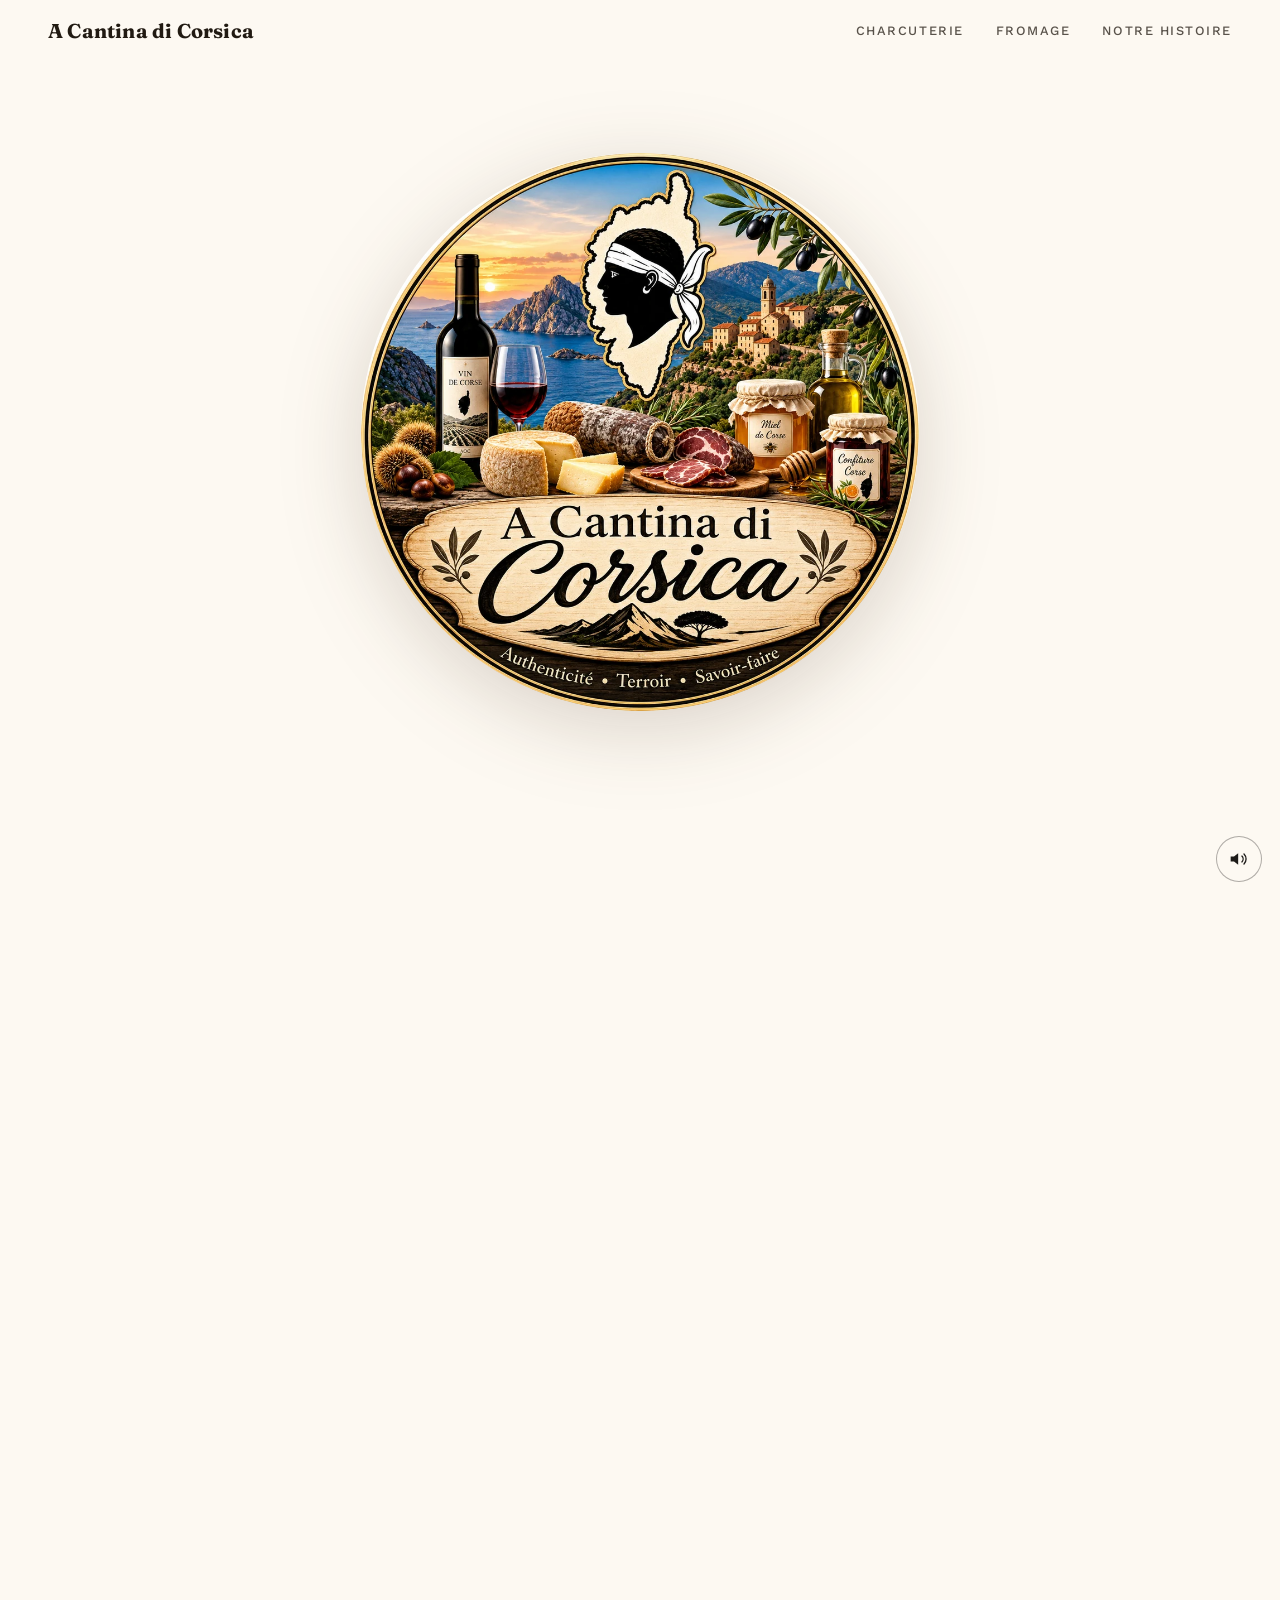
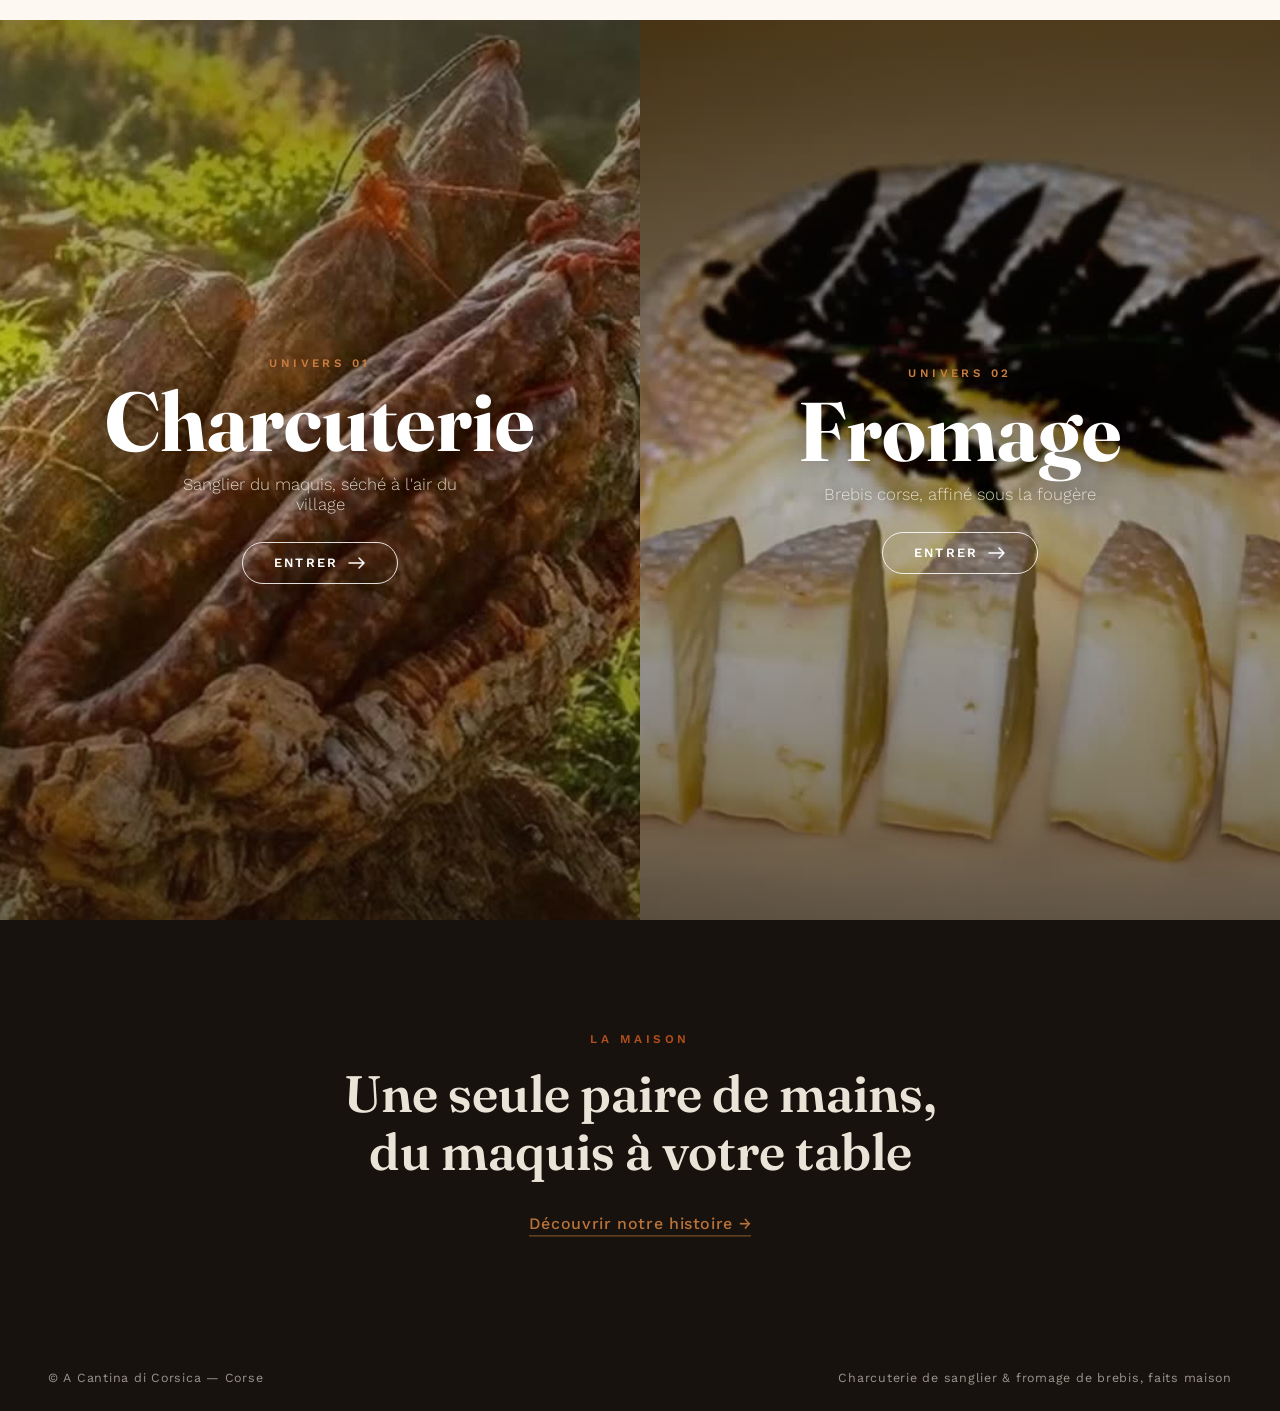
<file: index.html>
<!DOCTYPE html>
<html lang="fr">
<head>
  <meta charset="UTF-8">
  <meta name="viewport" content="width=device-width, initial-scale=1.0, viewport-fit=cover">
  <title>A Cantina di Corsica — Charcuteries &amp; Fromages Corses</title>
  <meta name="description" content="A Cantina di Corsica — charcuterie de sanglier corse et fromage de brebis, 100% faits maison. De la chasse à votre table.">
  <link rel="icon" href="assets/favicon.png">
  <link rel="preconnect" href="https://fonts.googleapis.com">
  <link rel="preconnect" href="https://fonts.gstatic.com" crossorigin>
  <link href="https://fonts.googleapis.com/css2?family=Fraunces:opsz,wght@9..144,400;9..144,600;9..144,700&family=Work+Sans:wght@300;400;500;600&display=swap" rel="stylesheet">
  <link rel="stylesheet" href="css/style.css">
</head>
<body data-ambience="assets/audio/intro.mp3" class="home">

  <!-- Header -->
  <header class="site-header">
    <a class="logo" href="index.html">A&nbsp;Cantina&nbsp;di&nbsp;Corsica</a>
    <nav aria-label="Navigation principale">
      <a href="charcuterie.html">Charcuterie</a>
      <a href="fromage.html">Fromage</a>
      <a href="notre-histoire.html">Notre&nbsp;histoire</a>
    </nav>
  </header>

  <!-- Intro : blason + marque -->
  <section class="intro-panel" id="intro">
    <div class="intro-inner">
      <h1 class="visually-hidden">A Cantina di Corsica — Charcuteries &amp; fromages corses</h1>
      <div class="logo-hero" role="img" aria-label="Logo A Cantina di Corsica — produits du terroir corse">
        <img class="logo-img" src="assets/logo-cantina.webp" alt="" decoding="async">
        <!-- Couches d'animation (le logo lui-même ne bouge jamais) -->
        <svg class="logo-fx" viewBox="0 0 1000 1000" aria-hidden="true">
          <defs>
            <radialGradient id="sunGlow" cx="0.5" cy="0.5" r="0.5">
              <stop offset="0"   stop-color="#ffe9a8" stop-opacity=".85"/>
              <stop offset=".45" stop-color="#ffb347" stop-opacity=".35"/>
              <stop offset="1"   stop-color="#ffb347" stop-opacity="0"/>
            </radialGradient>
            <linearGradient id="sweep" x1="0" y1="0" x2="1" y2="0">
              <stop offset="0"   stop-color="#fff6d6" stop-opacity="0"/>
              <stop offset=".5"  stop-color="#fff6d6" stop-opacity=".8"/>
              <stop offset="1"   stop-color="#fff6d6" stop-opacity="0"/>
            </linearGradient>
            <linearGradient id="ringShine" x1="0" y1="0" x2="1" y2="1">
              <stop offset="0"   stop-color="#fff2c2" stop-opacity="0"/>
              <stop offset=".5"  stop-color="#fff2c2" stop-opacity=".9"/>
              <stop offset="1"   stop-color="#fff2c2" stop-opacity="0"/>
            </linearGradient>
            <clipPath id="plateClip"><path d="M 95 640 Q 500 600 905 640 L 900 880 Q 500 915 100 880 Z"/></clipPath>
            <clipPath id="badgeClip"><circle cx="500" cy="500" r="494"/></clipPath>
          </defs>
          <g clip-path="url(#badgeClip)">
            <!-- 1. lueur du soleil couchant qui respire -->
            <circle class="fx-sun" cx="232" cy="238" r="190" fill="url(#sunGlow)"/>
            <!-- 2. rayon de lumière qui balaie la plaque du nom -->
            <g clip-path="url(#plateClip)">
              <rect class="fx-sweep" x="-260" y="590" width="240" height="330" fill="url(#sweep)"/>
            </g>
            <!-- 3. scintillement du liseré doré -->
            <circle class="fx-ring" cx="500" cy="500" r="489" fill="none" stroke="url(#ringShine)" stroke-width="10"/>
          </g>
        </svg>
      </div>
      <p class="intro-tagline">Faits maison, de la chasse à votre table.</p>
    </div>
    <div class="scroll-indicator" aria-hidden="true">
      <span>Choisissez votre univers</span>
      <svg width="16" height="24" viewBox="0 0 16 24" fill="none"><path d="M8 2v18m0 0l-6-6m6 6l6-6" stroke="currentColor" stroke-width="1.5" stroke-linecap="round" stroke-linejoin="round"/></svg>
    </div>
  </section>

  <!-- Hall : les deux univers -->
  <section class="hall" aria-label="Nos deux univers">
    <a class="portal portal-charcut" href="charcuterie.html">
      <span class="portal-bg" aria-hidden="true"></span>
      <span class="portal-veil" aria-hidden="true"></span>
      <span class="portal-inner">
        <span class="portal-label">Univers 01</span>
        <span class="portal-title">Charcuterie</span>
        <span class="portal-sub">Sanglier du maquis, séché à l'air du village</span>
        <span class="portal-cta">Entrer<svg width="18" height="12" viewBox="0 0 18 12" fill="none" aria-hidden="true"><path d="M1 6h15m0 0l-5-5m5 5l-5 5" stroke="currentColor" stroke-width="1.5" stroke-linecap="round" stroke-linejoin="round"/></svg></span>
      </span>
    </a>
    <a class="portal portal-fromage" href="fromage.html">
      <span class="portal-bg" aria-hidden="true"></span>
      <span class="portal-veil" aria-hidden="true"></span>
      <span class="portal-inner">
        <span class="portal-label">Univers 02</span>
        <span class="portal-title">Fromage</span>
        <span class="portal-sub">Brebis corse, affiné sous la fougère</span>
        <span class="portal-cta">Entrer<svg width="18" height="12" viewBox="0 0 18 12" fill="none" aria-hidden="true"><path d="M1 6h15m0 0l-5-5m5 5l-5 5" stroke="currentColor" stroke-width="1.5" stroke-linecap="round" stroke-linejoin="round"/></svg></span>
      </span>
    </a>
  </section>

  <!-- Bandeau histoire -->
  <section class="story-band">
    <span class="section-label">La maison</span>
    <h2 class="story-heading">Une seule paire de mains, du maquis à votre table</h2>
    <a class="text-link" href="notre-histoire.html">Découvrir notre histoire →</a>
  </section>

  <footer class="site-footer">
    <span>© A Cantina di Corsica — Corse</span>
    <span class="footer-note">Charcuterie de sanglier &amp; fromage de brebis, faits maison</span>
  </footer>

  <script src="js/vendor/lenis.min.js"></script>
  <script src="js/vendor/gsap.min.js"></script>
  <script src="js/vendor/ScrollTrigger.min.js"></script>
  <script src="js/home.js"></script>
  <script src="js/ambience.js"></script>
</body>
</html>
</file>
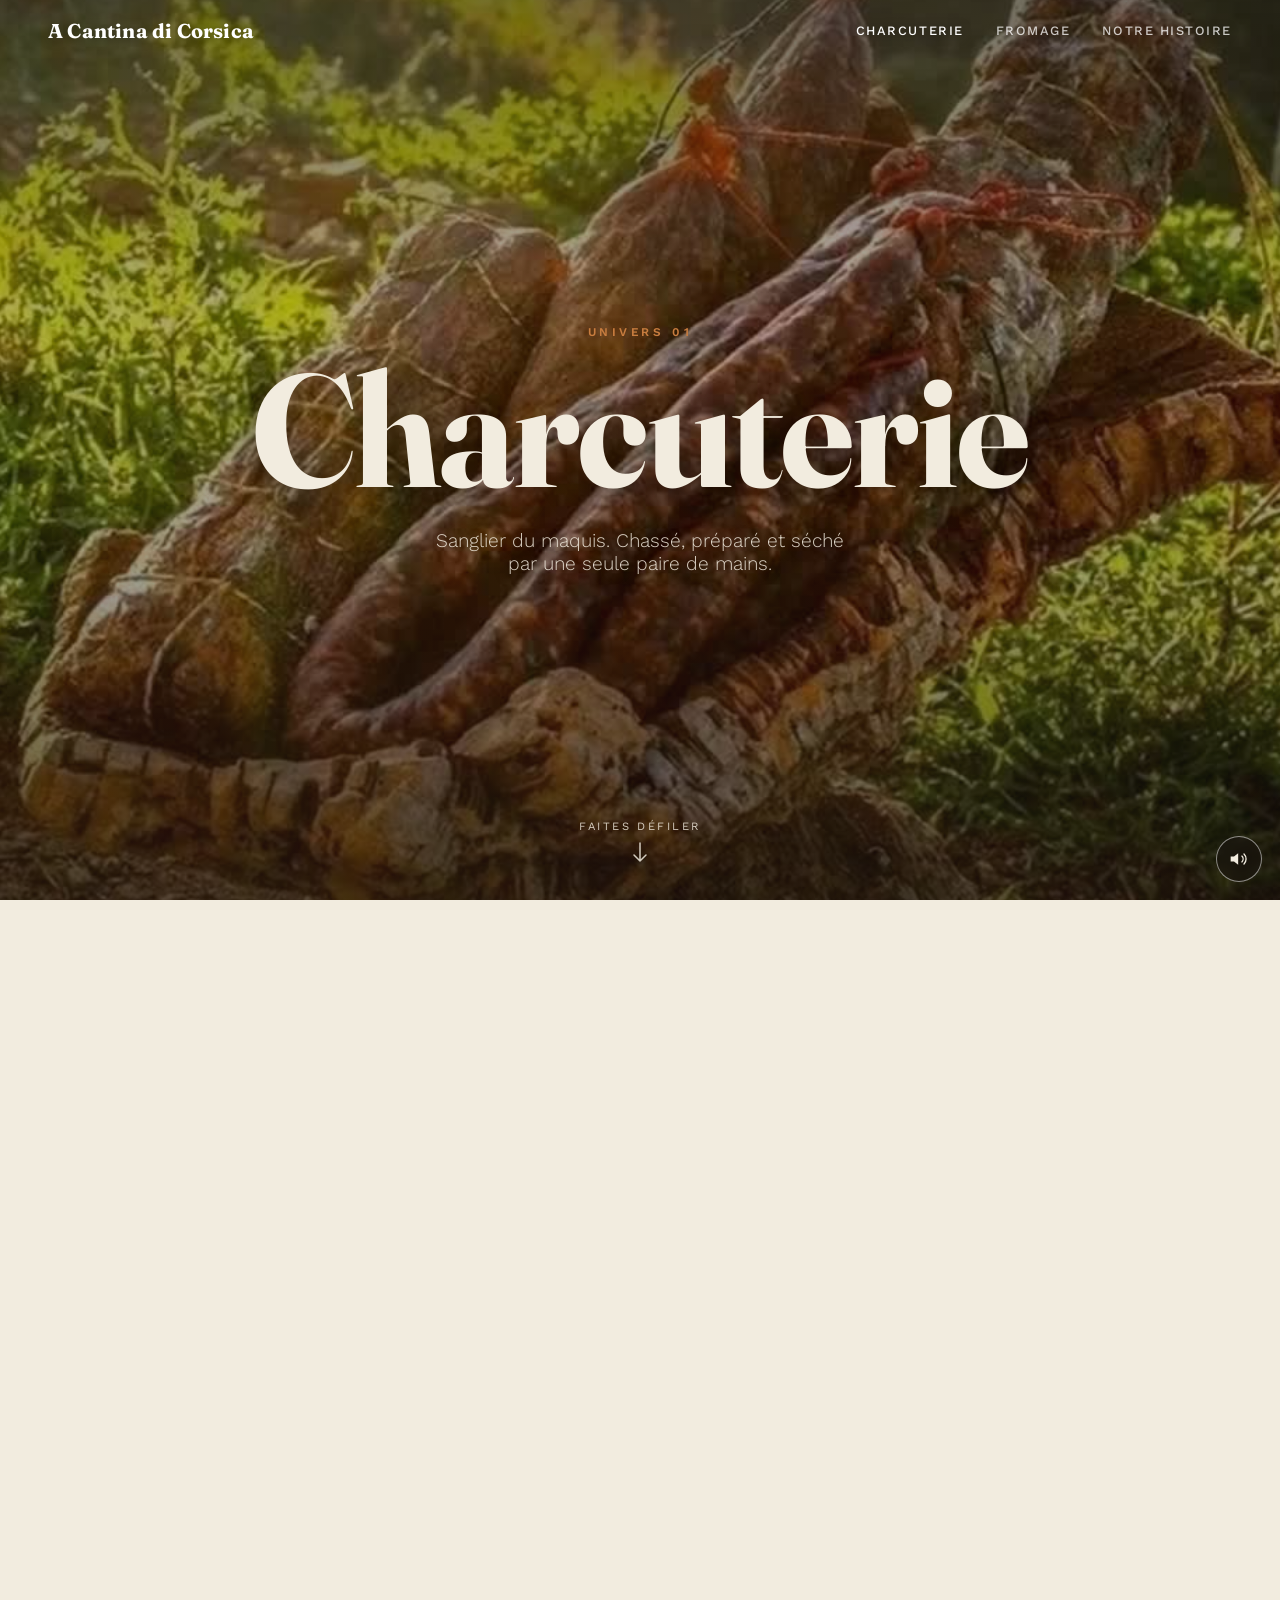
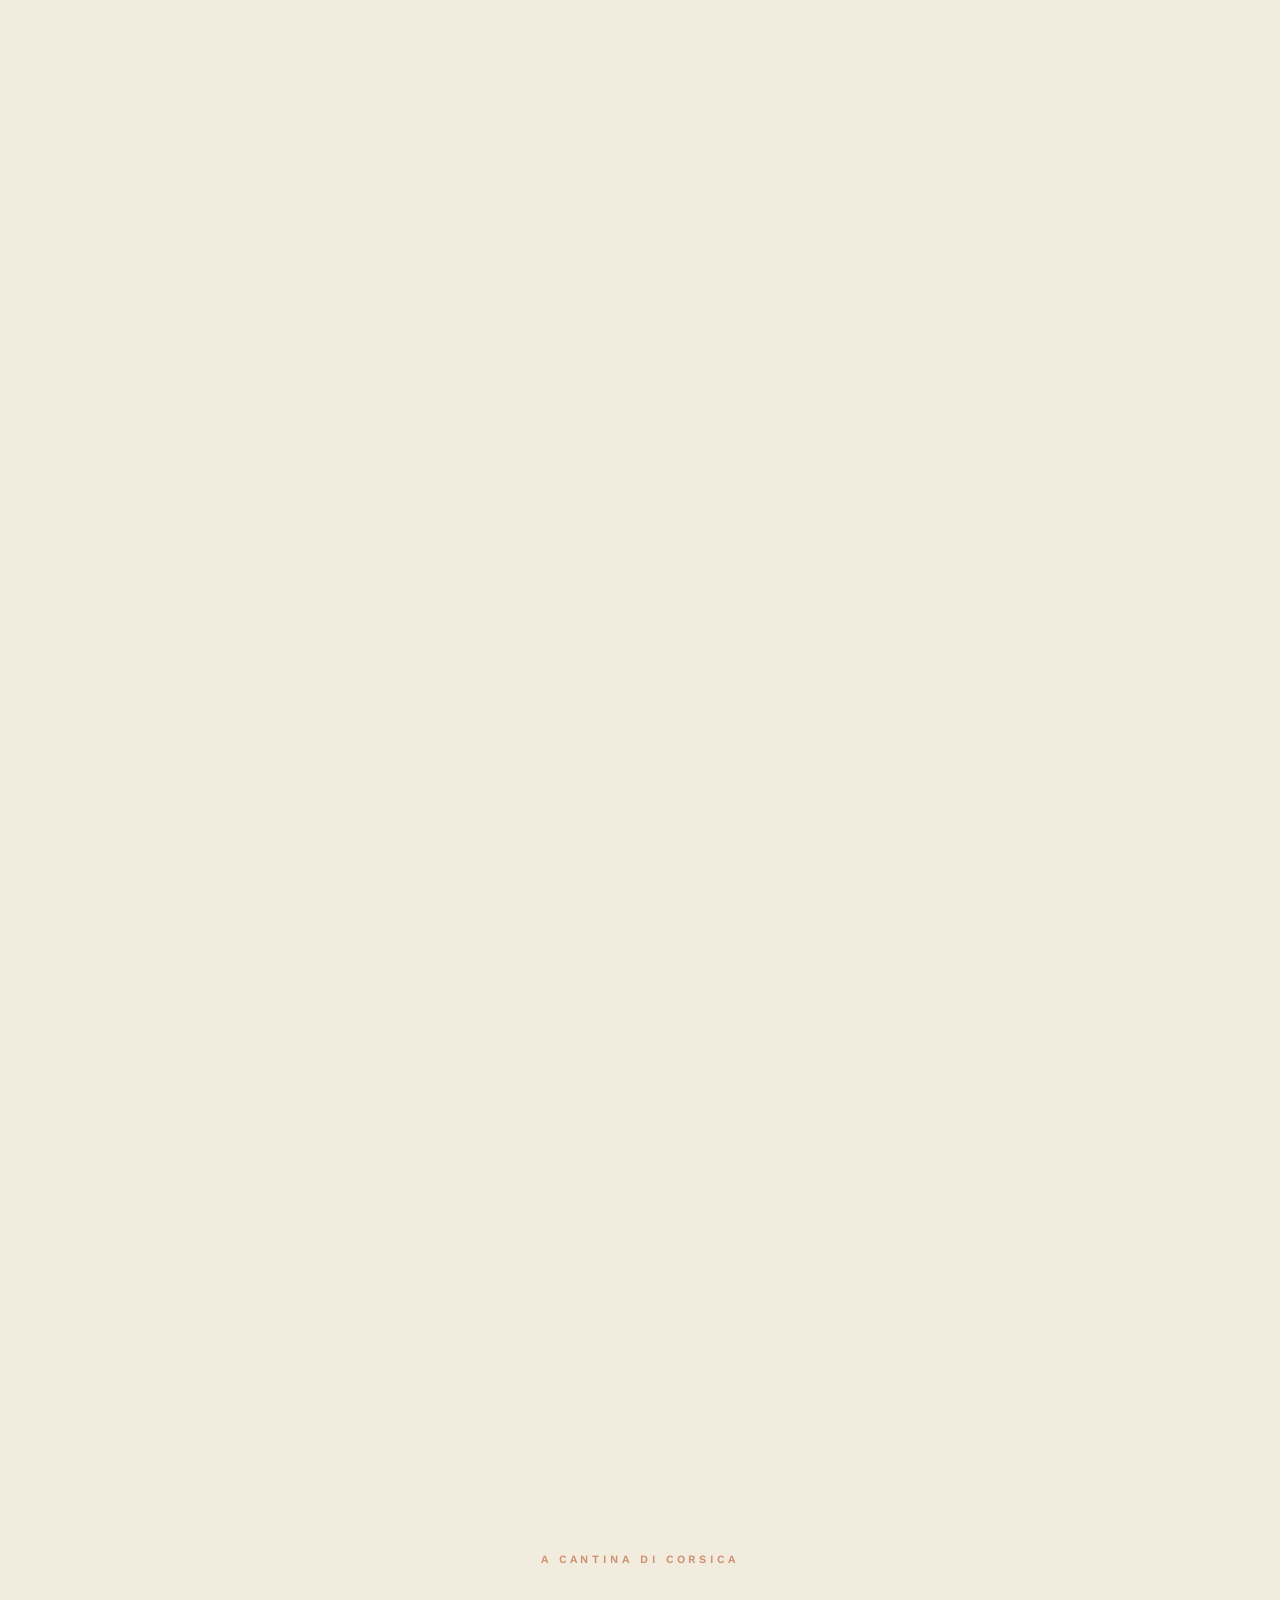
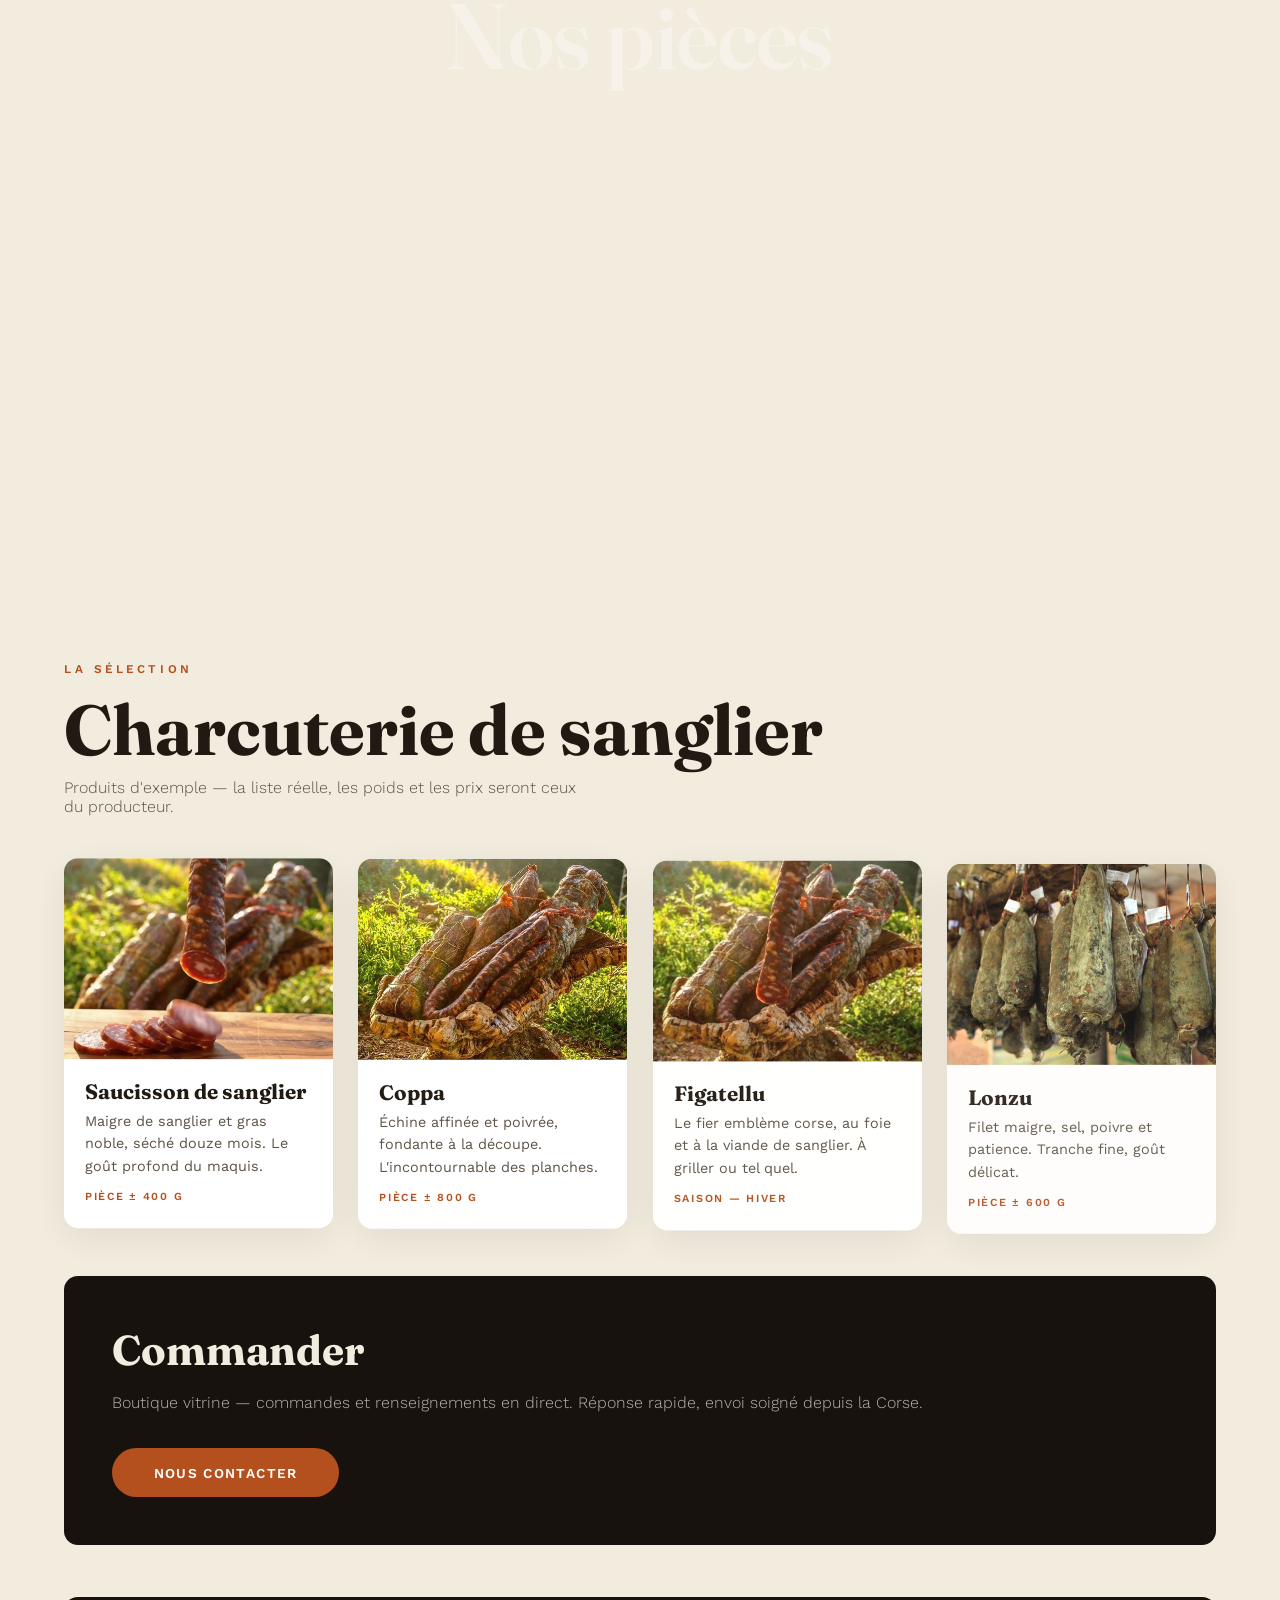
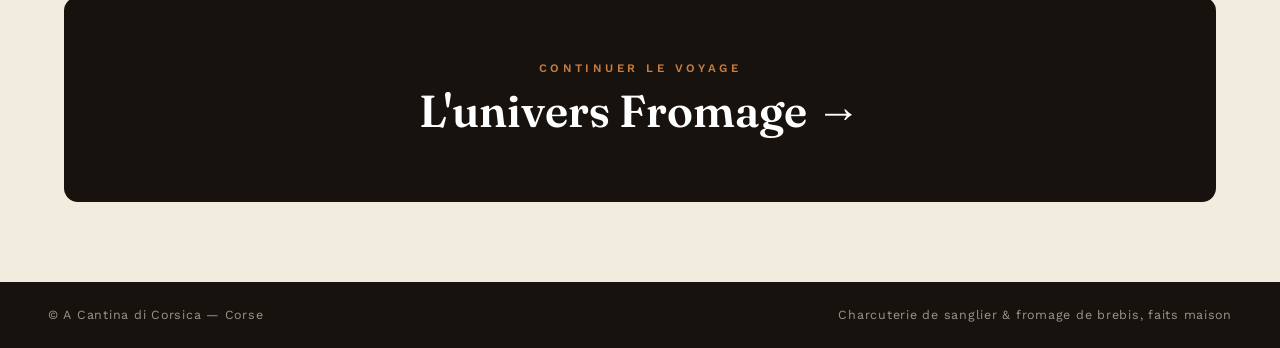
<file: charcuterie.html>
<!DOCTYPE html>
<html lang="fr">
<head>
  <meta charset="UTF-8">
  <meta name="viewport" content="width=device-width, initial-scale=1.0, viewport-fit=cover">
  <title>Charcuterie — A Cantina di Corsica</title>
  <meta name="description" content="Charcuterie de sanglier corse A Cantina di Corsica : figatellu, coppa, lonzu. Chassé, préparé et séché à la main dans le maquis.">
  <link rel="icon" href="assets/favicon.png">
  <link rel="preconnect" href="https://fonts.googleapis.com">
  <link rel="preconnect" href="https://fonts.gstatic.com" crossorigin>
  <link href="https://fonts.googleapis.com/css2?family=Fraunces:opsz,wght@9..144,400;9..144,600;9..144,700&family=Work+Sans:wght@300;400;500;600&display=swap" rel="stylesheet">
  <link rel="stylesheet" href="css/style.css">
</head>
<body data-ambience="assets/audio/feu.mp3" class="experience exp-charcut"
      data-frames-path="frames-charcut/"
      data-frames-total="193">

  <!-- Loader -->
  <div id="loader" role="status" aria-label="Chargement">
    <div class="loader-brand">A Cantina di Corsica</div>
    <div class="loader-track"><div id="loader-bar"></div></div>
    <div id="loader-percent">0%</div>
  </div>

  <!-- Header -->
  <header class="site-header on-canvas">
    <a class="logo" href="index.html">A&nbsp;Cantina&nbsp;di&nbsp;Corsica</a>
    <nav aria-label="Navigation principale">
      <a href="charcuterie.html" class="active">Charcuterie</a>
      <a href="fromage.html">Fromage</a>
      <a href="notre-histoire.html">Notre&nbsp;histoire</a>
    </nav>
  </header>

  <!-- Hero -->
  <section class="hero-standalone has-photo" id="hero">
    <div class="hero-bg" aria-hidden="true" style="background-image: url('assets/hero-charcut.jpg')"></div>
    <div class="hero-veil" aria-hidden="true"></div>
    <span class="section-label">Univers 01</span>
    <h1 class="hero-heading" aria-label="Charcuterie">
      <span class="word">Charcuterie</span>
    </h1>
    <p class="hero-tagline">Sanglier du maquis. Chassé, préparé et séché par une seule paire de mains.</p>
    <div class="scroll-indicator" aria-hidden="true">
      <span>Faites défiler</span>
      <svg width="16" height="24" viewBox="0 0 16 24" fill="none"><path d="M8 2v18m0 0l-6-6m6 6l6-6" stroke="currentColor" stroke-width="1.5" stroke-linecap="round" stroke-linejoin="round"/></svg>
    </div>
  </section>

  <!-- Canvas (fixed) -->
  <div class="canvas-wrap" id="canvas-wrap" aria-hidden="true">
    <canvas id="canvas"></canvas>
  </div>

  <!-- Dark overlay for stats -->
  <div id="dark-overlay" aria-hidden="true"></div>

  <!-- Marquee -->
  <div class="marquee-wrap" id="marquee" data-scroll-speed="-30" data-in="0.30" data-out="0.52" aria-hidden="true">
    <div class="marquee-text">Figatellu&nbsp;—&nbsp;Coppa&nbsp;—&nbsp;Lonzu&nbsp;—&nbsp;Figatellu&nbsp;—&nbsp;Coppa&nbsp;—&nbsp;Lonzu&nbsp;—</div>
  </div>

  <!-- Scroll container -->
  <div id="scroll-container">

    <section class="scroll-section section-content align-left"
             data-enter="12" data-leave="28" data-animation="slide-left">
      <div class="section-inner">
        <span class="section-label">001 / Le maquis</span>
        <h2 class="section-heading">Séché à l'air du village</h2>
        <p class="section-body">Nos pièces sèchent lentement, au rythme du maquis. Pas de chambre froide, pas de raccourci — le temps fait son œuvre.</p>
      </div>
    </section>

    <section class="scroll-section section-content align-right"
             data-enter="32" data-leave="48" data-animation="slide-right">
      <div class="section-inner">
        <span class="section-label">002 / La chasse</span>
        <h2 class="section-heading">Sanglier chassé, jamais élevé</h2>
        <p class="section-body">Nos sangliers vivent libres dans la montagne corse. Chaque pièce est chassée, préparée et affinée par nos soins.</p>
      </div>
    </section>

    <section class="scroll-section section-stats"
             data-enter="54" data-leave="70" data-animation="stagger-up">
      <div class="stats-grid">
        <div class="stat">
          <span class="stat-row"><span class="stat-number" data-value="100" data-decimals="0">0</span><span class="stat-suffix">%</span></span>
          <span class="stat-label">Fait maison</span>
        </div>
        <div class="stat">
          <span class="stat-row"><span class="stat-number" data-value="12" data-decimals="0">0</span><span class="stat-suffix">mois</span></span>
          <span class="stat-label">De séchage naturel</span>
        </div>
        <div class="stat">
          <span class="stat-row"><span class="stat-number" data-value="0" data-decimals="0">0</span><span class="stat-suffix"></span></span>
          <span class="stat-label">Additif ni conservateur</span>
        </div>
      </div>
    </section>

    <section class="scroll-section section-content align-left"
             data-enter="74" data-leave="86" data-animation="clip-reveal">
      <div class="section-inner">
        <span class="section-label">003 / La découpe</span>
        <h2 class="section-heading">Tranché fin, servi simplement</h2>
        <p class="section-body">Un couteau, une planche, des amis. La charcuterie corse ne demande rien de plus.</p>
      </div>
    </section>

    <section class="scroll-section section-cta" data-persist="true"
             data-enter="90" data-leave="100" data-animation="scale-up">
      <div class="section-inner">
        <span class="section-label">A Cantina di Corsica</span>
        <h2 class="section-heading">Nos pièces</h2>
        <p class="section-body">Chaque pièce est unique — découvrez ce qui sort du séchoir.</p>
        <a class="cta-button" href="#produits" data-scroll-to>Voir les produits</a>
      </div>
    </section>

  </div>

  <!-- Produits -->
  <main class="products-zone" id="produits">
    <span class="section-label">La sélection</span>
    <h2 class="products-heading">Charcuterie de sanglier</h2>
    <p class="products-intro">Produits d'exemple — la liste réelle, les poids et les prix seront ceux du producteur.</p>
    <div class="product-grid">
      <article class="product-card">
        <img src="assets/still-charcut-slices.jpg" alt="Saucisson de sanglier tranché">
        <div class="card-body">
          <h3>Saucisson de sanglier</h3>
          <p>Maigre de sanglier et gras noble, séché douze mois. Le goût profond du maquis.</p>
          <span class="badge">Pièce ± 400 g</span>
        </div>
      </article>
      <article class="product-card">
        <img src="assets/hero-photo.jpg" alt="Coppa corse au séchoir">
        <div class="card-body">
          <h3>Coppa</h3>
          <p>Échine affinée et poivrée, fondante à la découpe. L'incontournable des planches.</p>
          <span class="badge">Pièce ± 800 g</span>
        </div>
      </article>
      <article class="product-card">
        <img src="assets/still-charcut-float.jpg" alt="Figatellu corse">
        <div class="card-body">
          <h3>Figatellu</h3>
          <p>Le fier emblème corse, au foie et à la viande de sanglier. À griller ou tel quel.</p>
          <span class="badge">Saison — hiver</span>
        </div>
      </article>
      <article class="product-card">
        <img src="assets/sechoir.jpg" alt="Lonzu au séchoir">
        <div class="card-body">
          <h3>Lonzu</h3>
          <p>Filet maigre, sel, poivre et patience. Tranche fine, goût délicat.</p>
          <span class="badge">Pièce ± 600 g</span>
        </div>
      </article>
    </div>

    <div class="contact-block" id="contact">
      <h2>Commander</h2>
      <p>Boutique vitrine — commandes et renseignements en direct. Réponse rapide, envoi soigné depuis la Corse.</p>
      <a class="cta-button" href="notre-histoire.html#contact">Nous contacter</a>
    </div>

    <a class="next-universe" href="fromage.html">
      <span class="portal-label">Continuer le voyage</span>
      <span class="next-title">L'univers Fromage →</span>
    </a>
  </main>

  <footer class="site-footer">
    <span>© A Cantina di Corsica — Corse</span>
    <span class="footer-note">Charcuterie de sanglier &amp; fromage de brebis, faits maison</span>
  </footer>

  <script src="js/vendor/lenis.min.js"></script>
  <script src="js/vendor/gsap.min.js"></script>
  <script src="js/vendor/ScrollTrigger.min.js"></script>
  <script src="js/experience.js"></script>
  <script src="js/ambience.js"></script>
</body>
</html>
</file>
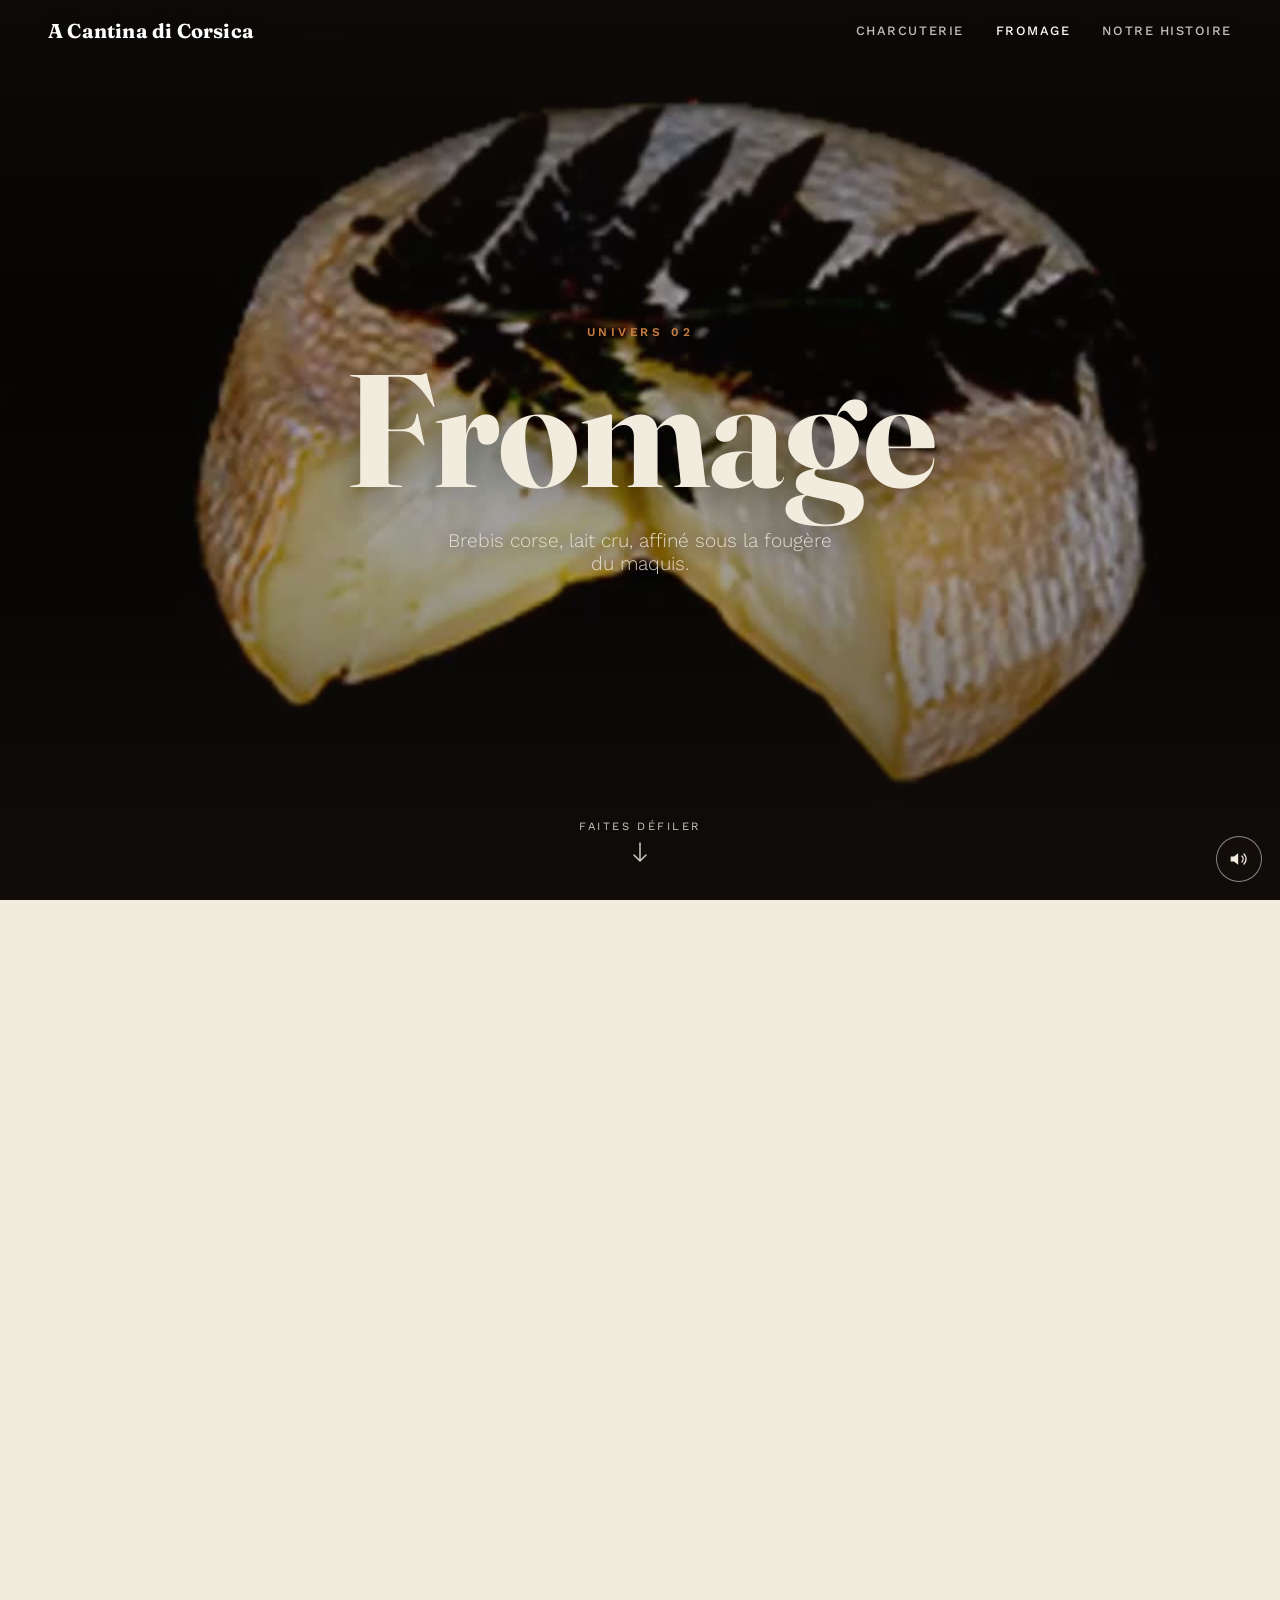
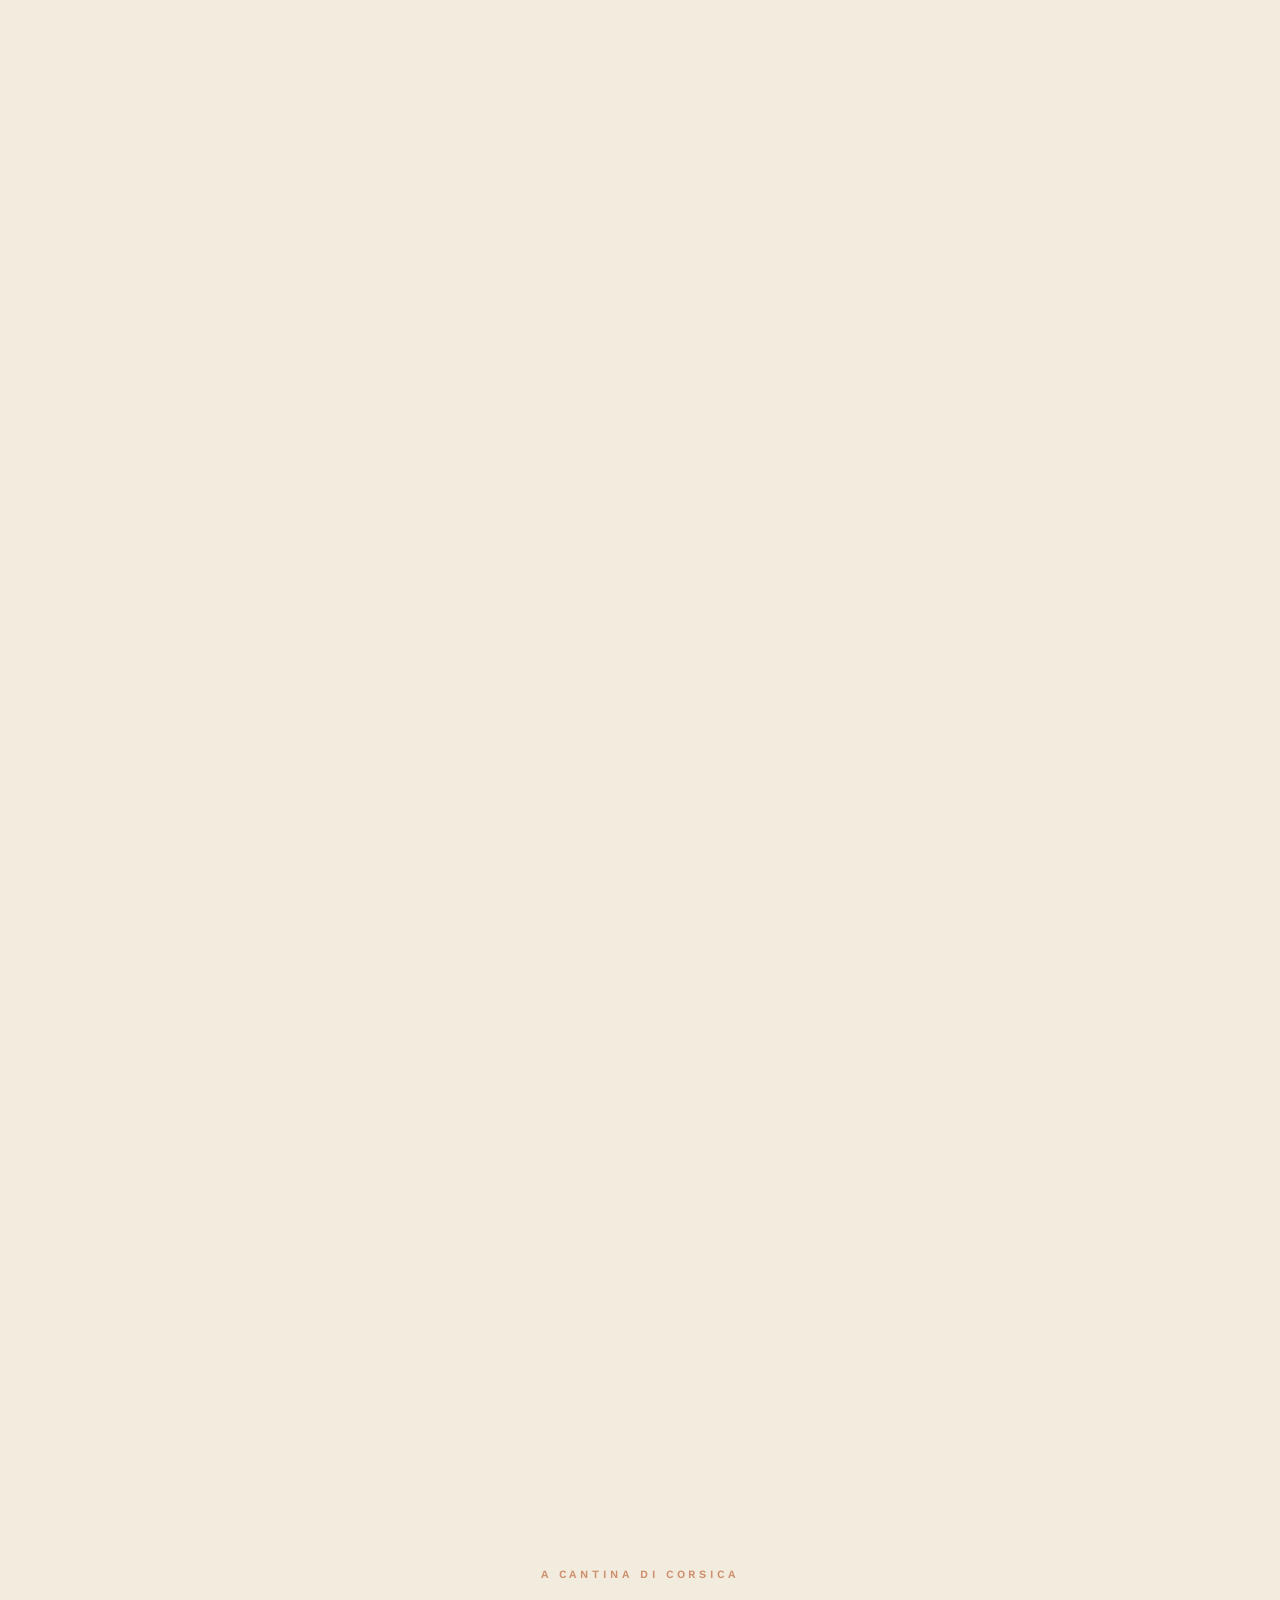
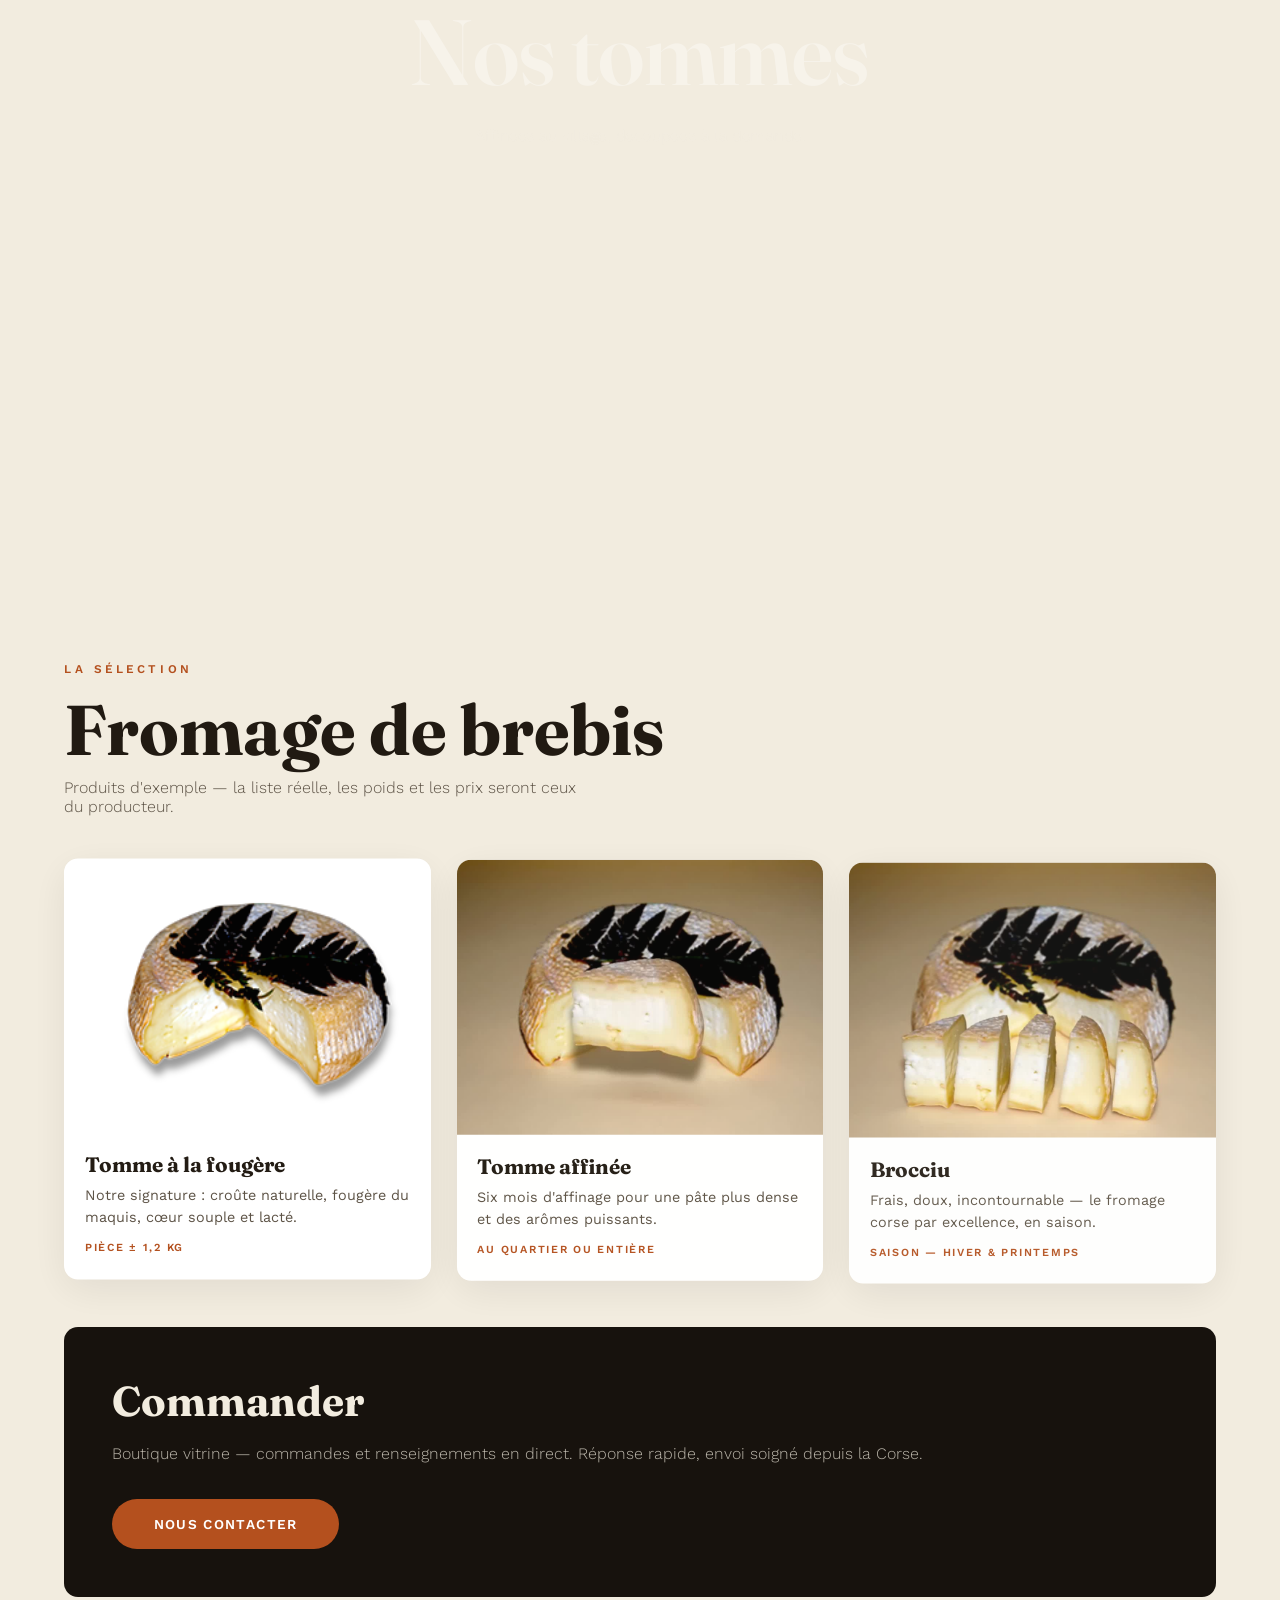
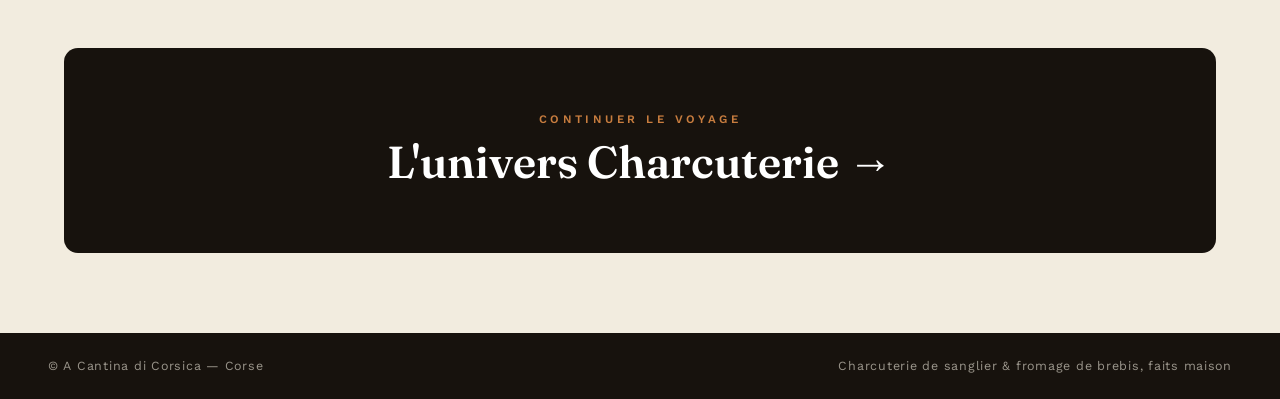
<file: fromage.html>
<!DOCTYPE html>
<html lang="fr">
<head>
  <meta charset="UTF-8">
  <meta name="viewport" content="width=device-width, initial-scale=1.0, viewport-fit=cover">
  <title>Fromage — A Cantina di Corsica</title>
  <meta name="description" content="Fromage de brebis corse A Cantina di Corsica : tomme affinée sous la fougère, lait cru du maquis, fait maison.">
  <link rel="icon" href="assets/favicon.png">
  <link rel="preconnect" href="https://fonts.googleapis.com">
  <link rel="preconnect" href="https://fonts.gstatic.com" crossorigin>
  <link href="https://fonts.googleapis.com/css2?family=Fraunces:opsz,wght@9..144,400;9..144,600;9..144,700&family=Work+Sans:wght@300;400;500;600&display=swap" rel="stylesheet">
  <link rel="stylesheet" href="css/style.css">
</head>
<body data-ambience="assets/audio/cigales.mp3" class="experience exp-fromage"
      data-frames-path="frames-fromage/"
      data-frames-total="193">

  <!-- Loader -->
  <div id="loader" role="status" aria-label="Chargement">
    <div class="loader-brand">A Cantina di Corsica</div>
    <div class="loader-track"><div id="loader-bar"></div></div>
    <div id="loader-percent">0%</div>
  </div>

  <!-- Header -->
  <header class="site-header on-canvas">
    <a class="logo" href="index.html">A&nbsp;Cantina&nbsp;di&nbsp;Corsica</a>
    <nav aria-label="Navigation principale">
      <a href="charcuterie.html">Charcuterie</a>
      <a href="fromage.html" class="active">Fromage</a>
      <a href="notre-histoire.html">Notre&nbsp;histoire</a>
    </nav>
  </header>

  <!-- Hero -->
  <section class="hero-standalone has-photo hero-dark" id="hero">
    <div class="hero-bg" aria-hidden="true" style="background-image: url('assets/hero-fromage.jpg')"></div>
    <div class="hero-veil" aria-hidden="true"></div>
    <span class="section-label">Univers 02</span>
    <h1 class="hero-heading" aria-label="Fromage">
      <span class="word">Fromage</span>
    </h1>
    <p class="hero-tagline">Brebis corse, lait cru, affiné sous la fougère du maquis.</p>
    <div class="scroll-indicator" aria-hidden="true">
      <span>Faites défiler</span>
      <svg width="16" height="24" viewBox="0 0 16 24" fill="none"><path d="M8 2v18m0 0l-6-6m6 6l6-6" stroke="currentColor" stroke-width="1.5" stroke-linecap="round" stroke-linejoin="round"/></svg>
    </div>
  </section>

  <!-- Canvas (fixed) -->
  <div class="canvas-wrap" id="canvas-wrap" aria-hidden="true">
    <canvas id="canvas"></canvas>
  </div>

  <!-- Dark overlay for stats -->
  <div id="dark-overlay" aria-hidden="true"></div>

  <!-- Marquee -->
  <div class="marquee-wrap" id="marquee" data-scroll-speed="-30" data-in="0.30" data-out="0.52" aria-hidden="true">
    <div class="marquee-text">Tomme&nbsp;—&nbsp;Brebis&nbsp;—&nbsp;Fougère&nbsp;—&nbsp;Tomme&nbsp;—&nbsp;Brebis&nbsp;—&nbsp;Fougère&nbsp;—</div>
  </div>

  <!-- Scroll container -->
  <div id="scroll-container">

    <section class="scroll-section section-content align-left"
             data-enter="12" data-leave="28" data-animation="slide-left">
      <div class="section-inner">
        <span class="section-label">001 / La brebis</span>
        <h2 class="section-heading">Le lait du maquis</h2>
        <p class="section-body">Des brebis corses qui pâturent en liberté. Un lait cru entier, ramassé et travaillé le jour même.</p>
      </div>
    </section>

    <section class="scroll-section section-content align-right ink"
             data-enter="32" data-leave="48" data-animation="slide-right">
      <div class="section-inner">
        <span class="section-label">002 / L'affinage</span>
        <h2 class="section-heading">Affiné sous la fougère</h2>
        <p class="section-body">La fougère du maquis posée sur la croûte signe chaque tomme et parfume l'affinage — la signature de la maison.</p>
      </div>
    </section>

    <section class="scroll-section section-stats"
             data-enter="54" data-leave="70" data-animation="stagger-up">
      <div class="stats-grid">
        <div class="stat">
          <span class="stat-row"><span class="stat-number" data-value="100" data-decimals="0">0</span><span class="stat-suffix">%</span></span>
          <span class="stat-label">Lait cru de brebis</span>
        </div>
        <div class="stat">
          <span class="stat-row"><span class="stat-number" data-value="90" data-decimals="0">0</span><span class="stat-suffix">jours</span></span>
          <span class="stat-label">D'affinage minimum</span>
        </div>
        <div class="stat">
          <span class="stat-row"><span class="stat-number" data-value="0" data-decimals="0">0</span><span class="stat-suffix"></span></span>
          <span class="stat-label">Additif ni conservateur</span>
        </div>
      </div>
    </section>

    <section class="scroll-section section-content align-left ink"
             data-enter="74" data-leave="86" data-animation="clip-reveal">
      <div class="section-inner">
        <span class="section-label">003 / La dégustation</span>
        <h2 class="section-heading">Cœur crémeux, croûte fleurie</h2>
        <p class="section-body">Une pâte souple qui s'ouvre en tranches généreuses. Avec un peu de confiture de figue, c'est la Corse entière.</p>
      </div>
    </section>

    <section class="scroll-section section-cta" data-persist="true"
             data-enter="90" data-leave="100" data-animation="scale-up">
      <div class="section-inner">
        <span class="section-label">A Cantina di Corsica</span>
        <h2 class="section-heading">Nos tommes</h2>
        <p class="section-body">Affinées au village, découpées à la demande.</p>
        <a class="cta-button" href="#produits" data-scroll-to>Voir les produits</a>
      </div>
    </section>

  </div>

  <!-- Produits -->
  <main class="products-zone" id="produits">
    <span class="section-label">La sélection</span>
    <h2 class="products-heading">Fromage de brebis</h2>
    <p class="products-intro">Produits d'exemple — la liste réelle, les poids et les prix seront ceux du producteur.</p>
    <div class="product-grid">
      <article class="product-card">
        <img src="assets/brebis-ref.png" alt="Tomme de brebis à la fougère">
        <div class="card-body">
          <h3>Tomme à la fougère</h3>
          <p>Notre signature : croûte naturelle, fougère du maquis, cœur souple et lacté.</p>
          <span class="badge">Pièce ± 1,2 kg</span>
        </div>
      </article>
      <article class="product-card">
        <img src="assets/still-fromage-wedge.jpg" alt="Quartier de tomme de brebis">
        <div class="card-body">
          <h3>Tomme affinée</h3>
          <p>Six mois d'affinage pour une pâte plus dense et des arômes puissants.</p>
          <span class="badge">Au quartier ou entière</span>
        </div>
      </article>
      <article class="product-card">
        <img src="assets/still-fromage-final.jpg" alt="Tranches de tomme de brebis">
        <div class="card-body">
          <h3>Brocciu</h3>
          <p>Frais, doux, incontournable — le fromage corse par excellence, en saison.</p>
          <span class="badge">Saison — hiver &amp; printemps</span>
        </div>
      </article>
    </div>

    <div class="contact-block" id="contact">
      <h2>Commander</h2>
      <p>Boutique vitrine — commandes et renseignements en direct. Réponse rapide, envoi soigné depuis la Corse.</p>
      <a class="cta-button" href="notre-histoire.html#contact">Nous contacter</a>
    </div>

    <a class="next-universe" href="charcuterie.html">
      <span class="portal-label">Continuer le voyage</span>
      <span class="next-title">L'univers Charcuterie →</span>
    </a>
  </main>

  <footer class="site-footer">
    <span>© A Cantina di Corsica — Corse</span>
    <span class="footer-note">Charcuterie de sanglier &amp; fromage de brebis, faits maison</span>
  </footer>

  <script src="js/vendor/lenis.min.js"></script>
  <script src="js/vendor/gsap.min.js"></script>
  <script src="js/vendor/ScrollTrigger.min.js"></script>
  <script src="js/experience.js"></script>
  <script src="js/ambience.js"></script>
</body>
</html>
</file>
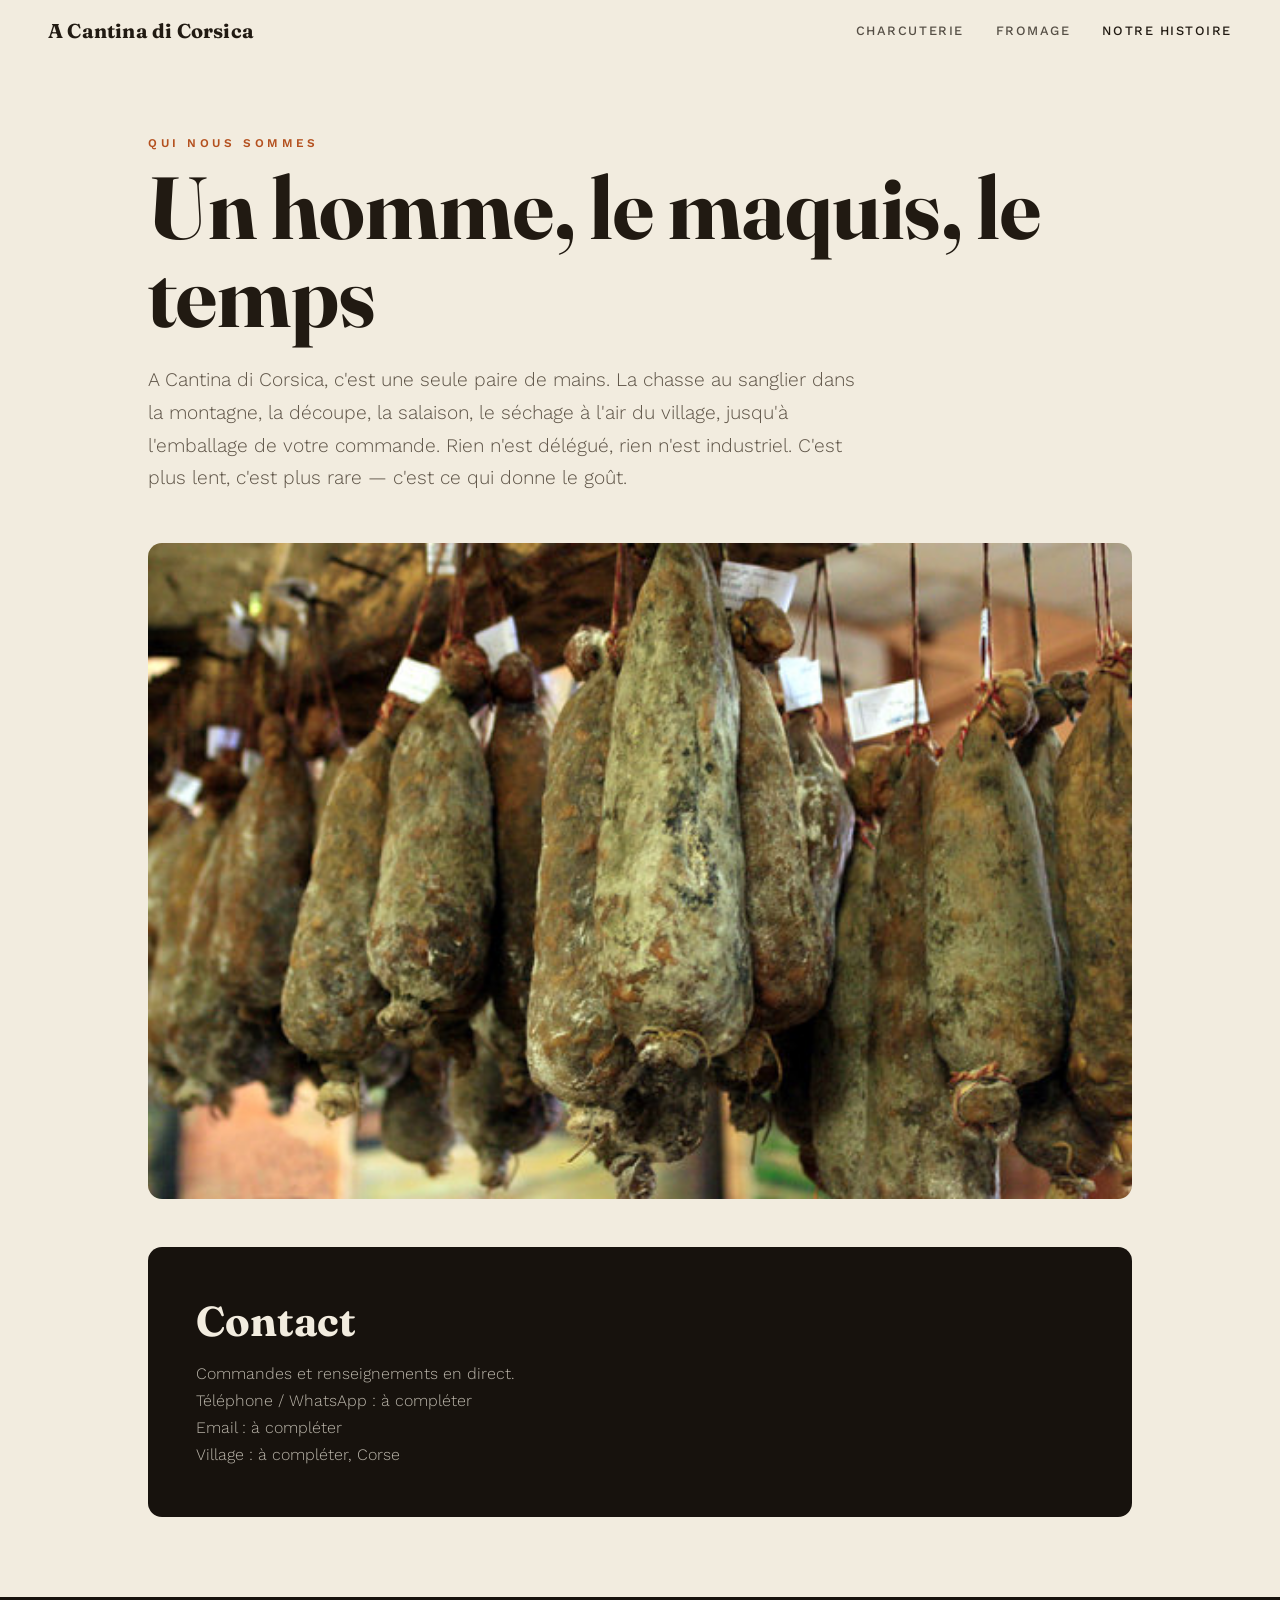
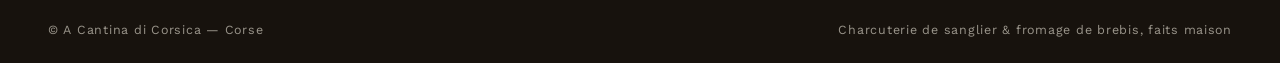
<file: notre-histoire.html>
<!DOCTYPE html>
<html lang="fr">
<head>
  <meta charset="UTF-8">
  <meta name="viewport" content="width=device-width, initial-scale=1.0">
  <title>Notre histoire — A Cantina di Corsica</title>
  <meta name="description" content="A Cantina di Corsica : un homme, le maquis corse, et un savoir-faire familial. De la chasse à l'emballage, tout est fait maison.">
  <link rel="icon" href="assets/favicon.png">
  <link rel="preconnect" href="https://fonts.googleapis.com">
  <link rel="preconnect" href="https://fonts.gstatic.com" crossorigin>
  <link href="https://fonts.googleapis.com/css2?family=Fraunces:opsz,wght@9..144,400;9..144,600;9..144,700&family=Work+Sans:wght@300;400;500;600&display=swap" rel="stylesheet">
  <link rel="stylesheet" href="css/style.css">
</head>
<body>
  <header class="site-header">
    <a class="logo" href="index.html">A&nbsp;Cantina&nbsp;di&nbsp;Corsica</a>
    <nav aria-label="Navigation principale">
      <a href="charcuterie.html">Charcuterie</a>
      <a href="fromage.html">Fromage</a>
      <a href="notre-histoire.html" class="active">Notre&nbsp;histoire</a>
    </nav>
  </header>

  <main class="page-main">
    <span class="section-label">Qui nous sommes</span>
    <h1 class="page-title">Un homme, le maquis, le temps</h1>
    <p class="page-intro">A Cantina di Corsica, c'est une seule paire de mains. La chasse au sanglier dans la montagne, la découpe, la salaison, le séchage à l'air du village, jusqu'à l'emballage de votre commande. Rien n'est délégué, rien n'est industriel. C'est plus lent, c'est plus rare — c'est ce qui donne le goût.</p>

    <img class="page-photo" src="assets/sechoir.jpg" alt="Le séchoir : saucissons de sanglier suspendus">

    <div class="contact-block" id="contact">
      <h2>Contact</h2>
      <p>Commandes et renseignements en direct.<br>
      Téléphone / WhatsApp : à compléter<br>
      Email : à compléter<br>
      Village : à compléter, Corse</p>
    </div>
  </main>

  <footer class="site-footer">
    <span>© A Cantina di Corsica — Corse</span>
    <span class="footer-note">Charcuterie de sanglier &amp; fromage de brebis, faits maison</span>
  </footer>
</body>
</html>
</file>
<file: css/style.css>
/* ============ A Cantina di Corsica — Corsican premium ============ */
:root {
  --cream-logo: #fdf9f2;   /* fond exact du blason */
  --bg-light: #f2ecdf;
  --bg-dark: #17120d;
  --text-on-light: #211a12;
  --text-soft: #5c5245;
  --text-on-dark: #f2ecdf;
  --accent: #b4501e;      /* terracotta / paprika */
  --accent-soft: #c87d3f; /* ochre */
  --font-display: 'Fraunces', Georgia, serif;
  --font-body: 'Work Sans', system-ui, sans-serif;
}

* { margin: 0; padding: 0; box-sizing: border-box; }
html { scroll-behavior: auto; }
body {
  font-family: var(--font-body);
  background: var(--bg-light);
  color: var(--text-on-light);
  overflow-x: hidden;
  -webkit-font-smoothing: antialiased;
}

/* ---------- Loader ---------- */
#loader {
  position: fixed; inset: 0; z-index: 100;
  background: var(--bg-dark);
  display: flex; flex-direction: column; align-items: center; justify-content: center;
  gap: 1.4rem; color: var(--text-on-dark);
  transition: opacity .7s ease, visibility .7s;
}
#loader.done { opacity: 0; visibility: hidden; }
.loader-brand {
  font-family: var(--font-display); font-size: clamp(2rem, 6vw, 3.4rem);
  font-weight: 600; letter-spacing: .02em;
}
.loader-track { width: min(240px, 60vw); height: 2px; background: rgba(242,236,223,.18); }
#loader-bar { width: 0%; height: 100%; background: var(--accent-soft); transition: width .2s ease; }
#loader-percent { font-size: .8rem; letter-spacing: .25em; color: var(--accent-soft); }

/* ---------- Header ---------- */
.site-header {
  position: fixed; top: 0; left: 0; right: 0; z-index: 50;
  display: flex; align-items: center; justify-content: space-between;
  padding: 1.1rem clamp(1rem, 4vw, 3rem);
  mix-blend-mode: normal;
}
.logo {
  font-family: var(--font-display); font-weight: 700;
  font-size: 1.25rem; color: inherit; text-decoration: none; letter-spacing: .01em;
}
.site-header nav { display: flex; gap: clamp(.9rem, 2.5vw, 2rem); }
.site-header nav a {
  color: inherit; text-decoration: none; font-size: .8rem;
  letter-spacing: .12em; text-transform: uppercase; font-weight: 500;
  opacity: .75; transition: opacity .25s;
}
.site-header nav a:hover, .site-header nav a.active { opacity: 1; }
.site-header.on-canvas { color: #fff; text-shadow: 0 1px 12px rgba(0,0,0,.45); }

/* ---------- Hero ---------- */
.hero-standalone {
  position: relative; height: 100vh; height: 100svh;
  display: flex; flex-direction: column; align-items: center; justify-content: center;
  background: var(--bg-light); text-align: center; z-index: 10;
  padding: 0 1.2rem;
  overflow: hidden;
}
.hero-standalone.has-photo { background: var(--bg-dark); color: var(--text-on-dark); }
.hero-bg {
  position: absolute; inset: -6%;
  background: url("../assets/hero-photo.jpg") center / cover no-repeat;
  background-size: cover; background-position: center;
  animation: kenburns 16s ease-in-out infinite alternate;
  filter: brightness(.9) saturate(1.05);
}
@keyframes kenburns {
  from { transform: scale(1); }
  to   { transform: scale(1.1) translateY(-1.5%); }
}
.hero-veil {
  position: absolute; inset: 0;
  background:
    linear-gradient(180deg, rgba(23,18,13,.55) 0%, rgba(23,18,13,.25) 35%, rgba(23,18,13,.35) 65%, rgba(23,18,13,.7) 100%);
}
.hero-standalone.has-photo .section-label { color: var(--accent-soft); }
.hero-standalone.has-photo .hero-heading { color: var(--text-on-dark); text-shadow: 0 4px 40px rgba(0,0,0,.45); }
.hero-standalone.has-photo .hero-tagline { color: rgba(242,236,223,.88); text-shadow: 0 1px 14px rgba(0,0,0,.5); }
.hero-standalone.has-photo .scroll-indicator { color: rgba(242,236,223,.85); }
.hero-standalone > .section-label, .hero-heading, .hero-tagline, .scroll-indicator { position: relative; }
.section-label {
  display: block; font-size: .74rem; letter-spacing: .3em; text-transform: uppercase;
  color: var(--accent); font-weight: 600; margin-bottom: 1.1rem;
}
.hero-heading {
  font-family: var(--font-display); font-weight: 700; line-height: .92;
  font-size: clamp(2.6rem, 13vw, 10rem); letter-spacing: -.01em;
  white-space: nowrap; text-align: center;
}
.hero-heading .word { display: inline-block; }
.hero-tagline {
  margin-top: 1.6rem; font-size: clamp(.95rem, 2.6vw, 1.2rem);
  color: var(--text-soft); font-weight: 300; max-width: 34ch;
}
.scroll-indicator {
  position: absolute; bottom: max(2.2rem, env(safe-area-inset-bottom));
  display: flex; flex-direction: column; align-items: center; gap: .5rem;
  font-size: .7rem; letter-spacing: .22em; text-transform: uppercase; color: var(--text-soft);
  animation: bob 2.4s ease-in-out infinite;
}
@keyframes bob { 0%,100% { transform: translateY(0); } 50% { transform: translateY(8px); } }

/* ---------- Canvas ---------- */
.canvas-wrap {
  position: fixed; inset: 0; z-index: 1;
  clip-path: circle(0% at 50% 50%);
  pointer-events: none;
}
#canvas { width: 100%; height: 100%; display: block; }

/* ---------- Dark overlay ---------- */
#dark-overlay {
  position: fixed; inset: 0; z-index: 2;
  background: rgba(15, 10, 6, .92); opacity: 0; pointer-events: none;
}

/* ---------- Marquee ---------- */
.marquee-wrap {
  position: fixed; top: 50%; left: 0; z-index: 3;
  width: 100%; overflow: hidden; pointer-events: none;
  opacity: 0; transform: translateY(-50%);
}
.marquee-text {
  font-family: var(--font-display); font-weight: 700;
  font-size: clamp(4rem, 13vw, 11rem); line-height: 1;
  white-space: nowrap; color: rgba(242, 236, 223, .22);
  text-transform: uppercase; letter-spacing: .01em;
  will-change: transform;
}

/* ---------- Scroll container & sections ---------- */
#scroll-container { position: relative; height: 850vh; z-index: 5; }

.scroll-section {
  position: absolute; left: 0; width: 100%;
  transform: translateY(-50%);
  pointer-events: none;
}
.scroll-section .section-inner { pointer-events: auto; }

.align-left  { padding-left: 5vw;  padding-right: 55vw; }
.align-right { padding-left: 55vw; padding-right: 5vw; text-align: right; }
.align-left .section-inner, .align-right .section-inner { max-width: 40vw; }
.align-right .section-inner { margin-left: auto; }

.section-content { color: #fff; }
.section-content .section-label { color: var(--accent-soft); }
.section-heading {
  font-family: var(--font-display); font-weight: 600;
  font-size: clamp(2.2rem, 5vw, 4.6rem); line-height: 1.02;
  text-wrap: balance;
}
.section-content .section-heading { text-shadow: 0 2px 24px rgba(0,0,0,.35); }
.section-body {
  margin-top: 1.1rem; font-size: clamp(.95rem, 1.6vw, 1.15rem);
  line-height: 1.65; font-weight: 300; text-shadow: 0 1px 14px rgba(0,0,0,.5);
  max-width: 42ch;
}
.align-right .section-body { margin-left: auto; }

.text-link {
  display: inline-block; margin-top: 1.4rem; color: var(--accent-soft);
  text-decoration: none; font-weight: 500; letter-spacing: .04em;
  border-bottom: 1px solid currentColor; padding-bottom: .15rem;
}

/* ---------- Stats ---------- */
.section-stats { color: var(--text-on-dark); padding: 0 clamp(1.2rem, 6vw, 6rem); }
.stats-grid {
  display: flex; justify-content: center; gap: clamp(2rem, 8vw, 7rem);
  flex-wrap: wrap; text-align: center;
}
.stat { display: flex; flex-direction: column; gap: .4rem; }
.stat-row { display: flex; align-items: baseline; justify-content: center; gap: .3rem; }
.stat-number {
  font-family: var(--font-display); font-weight: 700;
  font-size: clamp(3.6rem, 9vw, 7rem); line-height: 1; color: var(--text-on-dark);
}
.stat-suffix { font-family: var(--font-display); font-size: clamp(1.2rem, 3vw, 2rem); color: var(--accent-soft); }
.stat-label { font-size: .8rem; letter-spacing: .18em; text-transform: uppercase; color: rgba(242,236,223,.65); }

/* ---------- CTA ---------- */
.section-cta { color: #fff; text-align: center; padding: 0 1.2rem; }
.section-cta .section-inner { max-width: none; margin: 0 auto; }
.section-cta .section-heading { font-size: clamp(3rem, 8vw, 7rem); }
.section-cta .section-body { margin-left: auto; margin-right: auto; }
.cta-button {
  display: inline-block; margin-top: 2rem;
  background: var(--accent); color: #fff; text-decoration: none;
  font-weight: 600; letter-spacing: .1em; text-transform: uppercase; font-size: .85rem;
  padding: 1.05rem 2.6rem; border-radius: 999px;
  transition: transform .3s ease, background .3s ease;
}
.cta-button:hover { transform: translateY(-3px); background: var(--accent-soft); }

/* ---------- Footer ---------- */
.site-footer {
  position: relative; z-index: 6;
  display: flex; justify-content: space-between; gap: 1rem; flex-wrap: wrap;
  padding: 1.6rem clamp(1rem, 4vw, 3rem);
  background: var(--bg-dark); color: rgba(242,236,223,.6); font-size: .78rem; letter-spacing: .06em;
}

/* ---------- Accueil : intro blason ---------- */
.home { background: var(--cream-logo); }
.intro-panel {
  position: relative; height: 100vh; height: 100svh;
  display: flex; flex-direction: column; align-items: center; justify-content: center;
  background: var(--cream-logo); text-align: center;
  padding: 5.5rem 1.2rem 4.5rem; overflow: hidden;
  z-index: 3;
}
/* Pendant la plongée : le hall est déjà rendu dessous, révélé par un cercle qui s'ouvre */
.intro-panel.is-diving { clip-path: circle(var(--iris, 150%) at 50% 50%); }
.logo-hero { will-change: transform, opacity; transform-origin: 50% 50%; backface-visibility: hidden; }
.logo-hero.diving .logo-fx { display: none; } /* pas de reflets pendant le zoom : plus net, plus léger */
.intro-inner {
  display: flex; flex-direction: column; align-items: center;
  width: 100%; max-width: 100%; box-sizing: border-box;
}
.crest {
  width: min(72vw, 480px); height: auto; display: block;
  margin-bottom: .6rem;
}
.logo-hero {
  width: min(84vw, 560px, 62vh); height: min(84vw, 560px, 62vh);
  flex: 0 0 auto; display: block; position: relative;
  border-radius: 50%; overflow: hidden;
  filter: drop-shadow(0 18px 40px rgba(60, 40, 15, .18));
}
.logo-img { width: 100%; height: 100%; display: block; object-fit: cover; }
.logo-fx  { position: absolute; inset: 0; width: 100%; height: 100%; pointer-events: none; mix-blend-mode: screen; }

/* 1. soleil : respiration lente */
.fx-sun { transform-origin: 232px 238px; transform-box: view-box; animation: sunBreathe 6s ease-in-out infinite; }
@keyframes sunBreathe {
  0%, 100% { opacity: .45; transform: scale(.9); }
  50%      { opacity: 1;   transform: scale(1.15); }
}
/* 2. balayage lumineux sur la plaque, une fois toutes les 9 s */
.fx-sweep { transform-box: view-box; transform-origin: 0 0; animation: plateSweep 9s cubic-bezier(.4,0,.2,1) infinite; }
@keyframes plateSweep {
  0%, 62% { transform: translateX(0) skewX(-18deg); opacity: 0; }
  64%     { opacity: 1; }
  84%     { transform: translateX(1500px) skewX(-18deg); opacity: 1; }
  86%,100%{ transform: translateX(1500px) skewX(-18deg); opacity: 0; }
}
/* 3. liseré doré : reflet qui tourne lentement */
.fx-ring { transform-origin: 500px 500px; transform-box: view-box; animation: ringTurn 14s linear infinite; opacity: .9; }
@keyframes ringTurn { to { transform: rotate(360deg); } }

@media (prefers-reduced-motion: reduce) { .fx-sun, .fx-sweep, .fx-ring { animation: none; } .fx-sweep { opacity: 0; } }
.visually-hidden {
  position: absolute; width: 1px; height: 1px; overflow: hidden;
  clip: rect(0 0 0 0); white-space: nowrap;
}
.wordmark { display: flex; flex-direction: column; align-items: center; line-height: 1; }
.wordmark-main {
  font-family: var(--font-display); font-weight: 700; color: #1d1b18;
  font-size: clamp(3.4rem, 13vw, 8.2rem); letter-spacing: .015em;
  display: flex;
}
.wordmark-main .ch { display: inline-block; }
.wordmark-sub {
  font-family: var(--font-display); font-weight: 600; color: #a4622f;
  font-size: clamp(1.3rem, 4.6vw, 2.6rem); letter-spacing: .34em; text-transform: uppercase;
  margin-top: .55em; display: flex; align-items: center; gap: .7em; text-indent: .34em;
}
.wordmark-sub .rule { width: clamp(28px, 6vw, 64px); height: 1.5px; background: #a4622f; opacity: .7; }
.intro-tagline {
  margin-top: 1.9rem; font-size: clamp(.92rem, 2.4vw, 1.12rem);
  color: var(--text-soft); font-weight: 300; max-width: 40ch;
}
.intro-panel .scroll-indicator { color: var(--text-soft); }

/* ---------- Accueil : hall des univers ---------- */
.hall { display: flex; min-height: 100vh; min-height: 100svh; position: relative; z-index: 1; }
/* le hall se glisse sous l'intro épinglée : à la fin du pin il est déjà à l'écran (raccord exact avec le décor) */
.home .hall { margin-top: -100vh; margin-top: -100svh; }
/* Décor fixe derrière l'intro pendant la plongée : aperçu du hall (mêmes visuels), révélé par l'iris */
.dive-backdrop {
  position: fixed; inset: 0; z-index: 2; display: flex; pointer-events: none;
  opacity: 0; transition: opacity .2s;
}
.dive-backdrop.on { opacity: 1; }
/* dès que l'iris est ouvert (univers visibles), les portails du décor sont cliquables */
.dive-backdrop.on.clickable { pointer-events: auto; z-index: 4; }
.dive-backdrop.on.clickable .portal { pointer-events: auto; }
@media (max-width: 767px) { .dive-backdrop { flex-direction: column; } }
.portal {
  position: relative; flex: 1; display: flex; align-items: center; justify-content: center;
  min-height: 100svh; text-decoration: none; overflow: hidden; color: #fff;
}
.portal-bg {
  position: absolute; inset: 0; background-position: center; background-size: cover;
  transition: transform 1.1s cubic-bezier(.22,.61,.36,1);
}
.portal-charcut .portal-bg { background-image: url("../assets/hero-charcut.jpg"); }
.portal-fromage .portal-bg { background-image: url("../assets/portal-fromage.jpg"); }
.portal-veil {
  position: absolute; inset: 0;
  background: linear-gradient(180deg, rgba(15,10,6,.5), rgba(15,10,6,.24) 45%, rgba(15,10,6,.62));
  transition: background .6s ease;
}
.portal:hover .portal-bg, .portal:focus-visible .portal-bg { transform: scale(1.06); }
.portal-inner {
  position: relative; display: flex; flex-direction: column; align-items: center;
  text-align: center; gap: .65rem; padding: 1.5rem;
}
.portal-label {
  font-size: .72rem; letter-spacing: .3em; text-transform: uppercase;
  color: var(--accent-soft); font-weight: 600;
}
.portal-title {
  font-family: var(--font-display); font-weight: 700;
  font-size: clamp(2.6rem, 6.5vw, 5.4rem); line-height: 1;
  text-shadow: 0 4px 40px rgba(0,0,0,.45);
}
.portal-sub {
  font-weight: 300; font-size: clamp(.9rem, 1.8vw, 1.05rem);
  color: rgba(242,236,223,.85); max-width: 30ch; text-shadow: 0 1px 12px rgba(0,0,0,.5);
}
.portal-cta {
  margin-top: 1.1rem; display: inline-flex; align-items: center; gap: .6rem;
  border: 1.5px solid rgba(255,255,255,.85); border-radius: 999px;
  padding: .8rem 1.9rem; font-size: .8rem; letter-spacing: .18em; text-transform: uppercase;
  font-weight: 600; transition: background .35s ease, color .35s ease, transform .35s ease;
}
.portal:hover .portal-cta, .portal:focus-visible .portal-cta {
  background: #fff; color: #17120d; transform: translateY(-2px);
}

/* ---------- Accueil : bandeau histoire ---------- */
.story-band {
  background: var(--bg-dark); color: var(--text-on-dark); text-align: center;
  padding: clamp(4rem, 10vw, 7rem) 1.4rem;
}
.story-heading {
  font-family: var(--font-display); font-weight: 600;
  font-size: clamp(1.7rem, 4.6vw, 3.2rem); line-height: 1.15;
  max-width: 22ch; margin: 0 auto; text-wrap: balance;
}
.story-band .text-link { margin-top: 1.8rem; }

/* ---------- Univers : zone produits ---------- */
.products-zone {
  position: relative; z-index: 8;
  background: var(--bg-light);
  padding: clamp(4rem, 9vw, 7rem) clamp(1.2rem, 5vw, 4rem) clamp(3rem, 7vw, 5rem);
  max-width: none;
}
.products-heading {
  font-family: var(--font-display); font-weight: 700;
  font-size: clamp(2.2rem, 6vw, 4.4rem); line-height: 1.02; margin-bottom: .8rem;
}
.products-intro { color: var(--text-soft); font-weight: 300; max-width: 52ch; margin-bottom: 2.6rem; }
.next-universe {
  display: flex; flex-direction: column; gap: .5rem; align-items: center; text-align: center;
  margin-top: 3.2rem; padding: clamp(2.4rem, 6vw, 4rem);
  background: var(--bg-dark); border-radius: 14px; text-decoration: none; color: #fff;
  transition: transform .35s ease;
}
.next-universe:hover { transform: translateY(-4px); }
.next-title {
  font-family: var(--font-display); font-weight: 600;
  font-size: clamp(1.6rem, 4.4vw, 2.8rem);
}

/* ---------- Univers fromage : sections sur fond clair ---------- */
.section-content.ink { color: var(--text-on-light); }
.section-content.ink .section-heading { text-shadow: none; }
.section-content.ink .section-body { text-shadow: none; color: #3d352b; }
.section-content.ink .section-label { color: var(--accent); }

/* ---------- Bouton ambiance sonore ---------- */
.ambience-toggle {
  position: fixed; z-index: 60;
  right: max(1.1rem, env(safe-area-inset-right));
  bottom: max(1.1rem, env(safe-area-inset-bottom));
  width: 46px; height: 46px; border-radius: 50%;
  border: 1.5px solid rgba(255,255,255,.5);
  background: rgba(23,18,13,.55); color: #f2ecdf;
  backdrop-filter: blur(6px); -webkit-backdrop-filter: blur(6px);
  display: flex; align-items: center; justify-content: center;
  cursor: pointer; transition: transform .3s ease, background .3s ease;
}
.ambience-toggle:hover { transform: scale(1.08); }
.ambience-toggle .icon-off { display: block; }
.ambience-toggle .icon-on { display: none; }
.ambience-toggle.is-on .icon-off { display: none; }
.ambience-toggle.is-on .icon-on { display: block; }
.home .ambience-toggle { border-color: rgba(29,27,24,.35); background: rgba(253,249,242,.75); color: #1d1b18; }

/* ---------- Static pages ---------- */
.page-main { max-width: 1080px; margin: 0 auto; padding: 8.5rem clamp(1.2rem, 5vw, 3rem) 5rem; }
.page-main .section-label { margin-bottom: .8rem; }
.page-title {
  font-family: var(--font-display); font-weight: 700;
  font-size: clamp(2.8rem, 8vw, 5.5rem); line-height: 1; margin-bottom: 1.6rem;
}
.page-intro { font-size: clamp(1rem, 2vw, 1.2rem); line-height: 1.7; color: var(--text-soft); max-width: 60ch; margin-bottom: 3rem; font-weight: 300; }
.page-photo { width: 100%; border-radius: 14px; display: block; margin-bottom: 3rem; }
.product-grid { display: grid; grid-template-columns: repeat(auto-fit, minmax(240px, 1fr)); gap: 1.6rem; }
.product-card { background: #fff; border-radius: 14px; overflow: hidden; box-shadow: 0 10px 40px rgba(33,26,18,.08); }
.product-card img { width: 100%; aspect-ratio: 4/3; object-fit: cover; display: block; }
.product-card .card-body { padding: 1.2rem 1.3rem 1.5rem; }
.product-card h3 { font-family: var(--font-display); font-size: 1.3rem; margin-bottom: .4rem; }
.product-card p { font-size: .9rem; color: var(--text-soft); line-height: 1.55; }
.badge {
  display: inline-block; margin-top: .8rem; font-size: .68rem; letter-spacing: .16em;
  text-transform: uppercase; color: var(--accent); font-weight: 600;
}
.contact-block { background: var(--bg-dark); color: var(--text-on-dark); border-radius: 14px; padding: clamp(1.6rem, 5vw, 3rem); margin-top: 3rem; }
.contact-block h2 { font-family: var(--font-display); font-size: clamp(1.8rem, 4vw, 2.6rem); margin-bottom: .8rem; }
.contact-block p { color: rgba(242,236,223,.75); line-height: 1.7; font-weight: 300; }

/* ---------- Mobile ---------- */
@media (max-width: 767px) {
  #scroll-container { height: 620vh; }
  .site-header { padding: .8rem 1rem; flex-direction: column; align-items: flex-start; gap: .3rem; }
  .site-header nav a { font-size: .64rem; letter-spacing: .08em; }
  .site-header nav { gap: 1rem; }
  .logo { font-size: 1.1rem; }

  .align-left, .align-right {
    padding: 0 1.4rem; text-align: center;
  }
  .align-left .section-inner, .align-right .section-inner {
    max-width: none; margin: 0 auto;
  }
  .section-content .section-inner {
    background: linear-gradient(180deg, rgba(15,10,6,0) 0%, rgba(15,10,6,.55) 18%, rgba(15,10,6,.55) 82%, rgba(15,10,6,0) 100%);
    padding: 1.6rem 1.2rem; border-radius: 12px;
  }
  .section-body { margin-left: auto; margin-right: auto; }
  .stats-grid { flex-direction: column; gap: 2.2rem; }

  .section-content.ink .section-inner {
    background: linear-gradient(180deg, rgba(253,249,242,0) 0%, rgba(253,249,242,.82) 18%, rgba(253,249,242,.82) 82%, rgba(253,249,242,0) 100%);
  }

  .hall { flex-direction: column; height: 100vh; height: 100svh; min-height: 0; }
  .portal { min-height: 0; flex: 1 1 50%; }
  .portal-title { font-size: clamp(2.2rem, 10vw, 3.4rem); }
  .portal-cta { margin-top: .7rem; padding: .65rem 1.5rem; }
  .crest { width: min(88vw, 420px); }
}

/* ---------- Reduced motion ---------- */
@media (prefers-reduced-motion: reduce) {
  *, *::before, *::after {
    animation-duration: .01ms !important;
    animation-iteration-count: 1 !important;
    transition-duration: .01ms !important;
    scroll-behavior: auto !important;
  }
}
</file>
